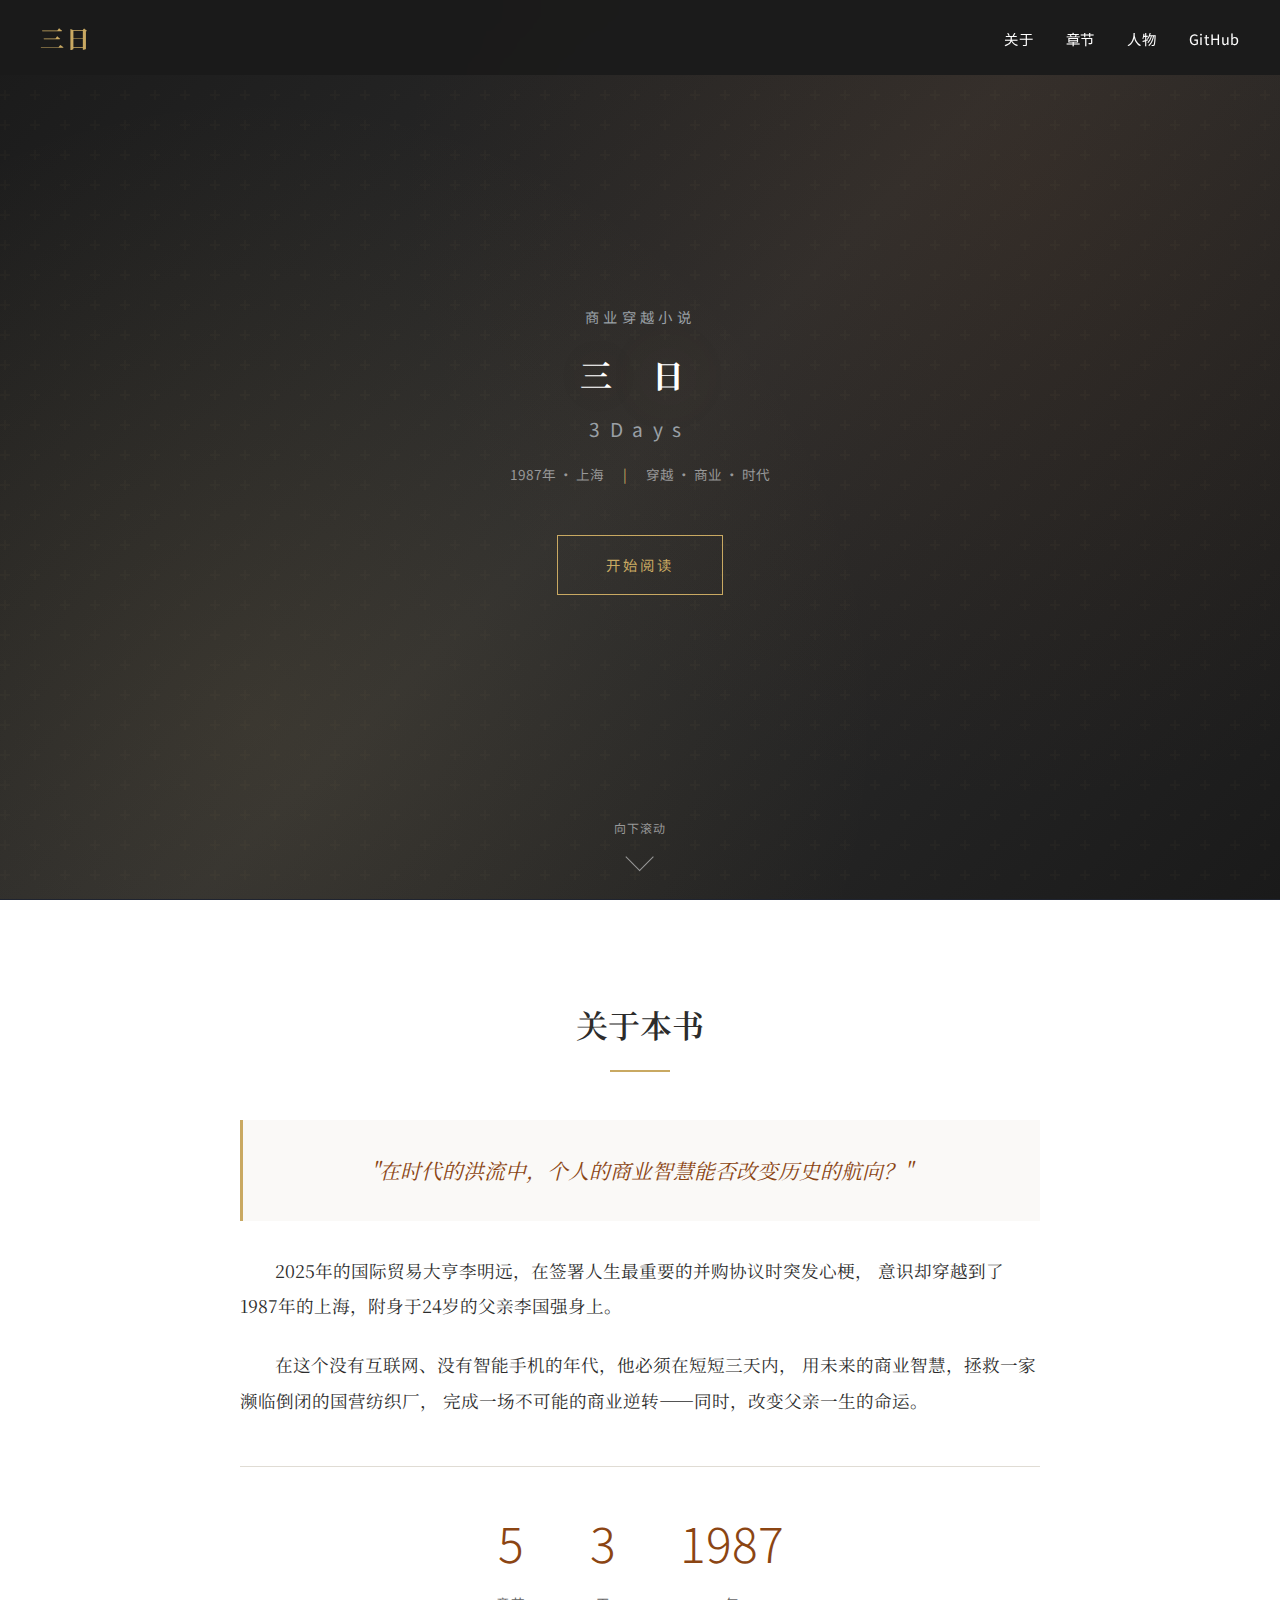
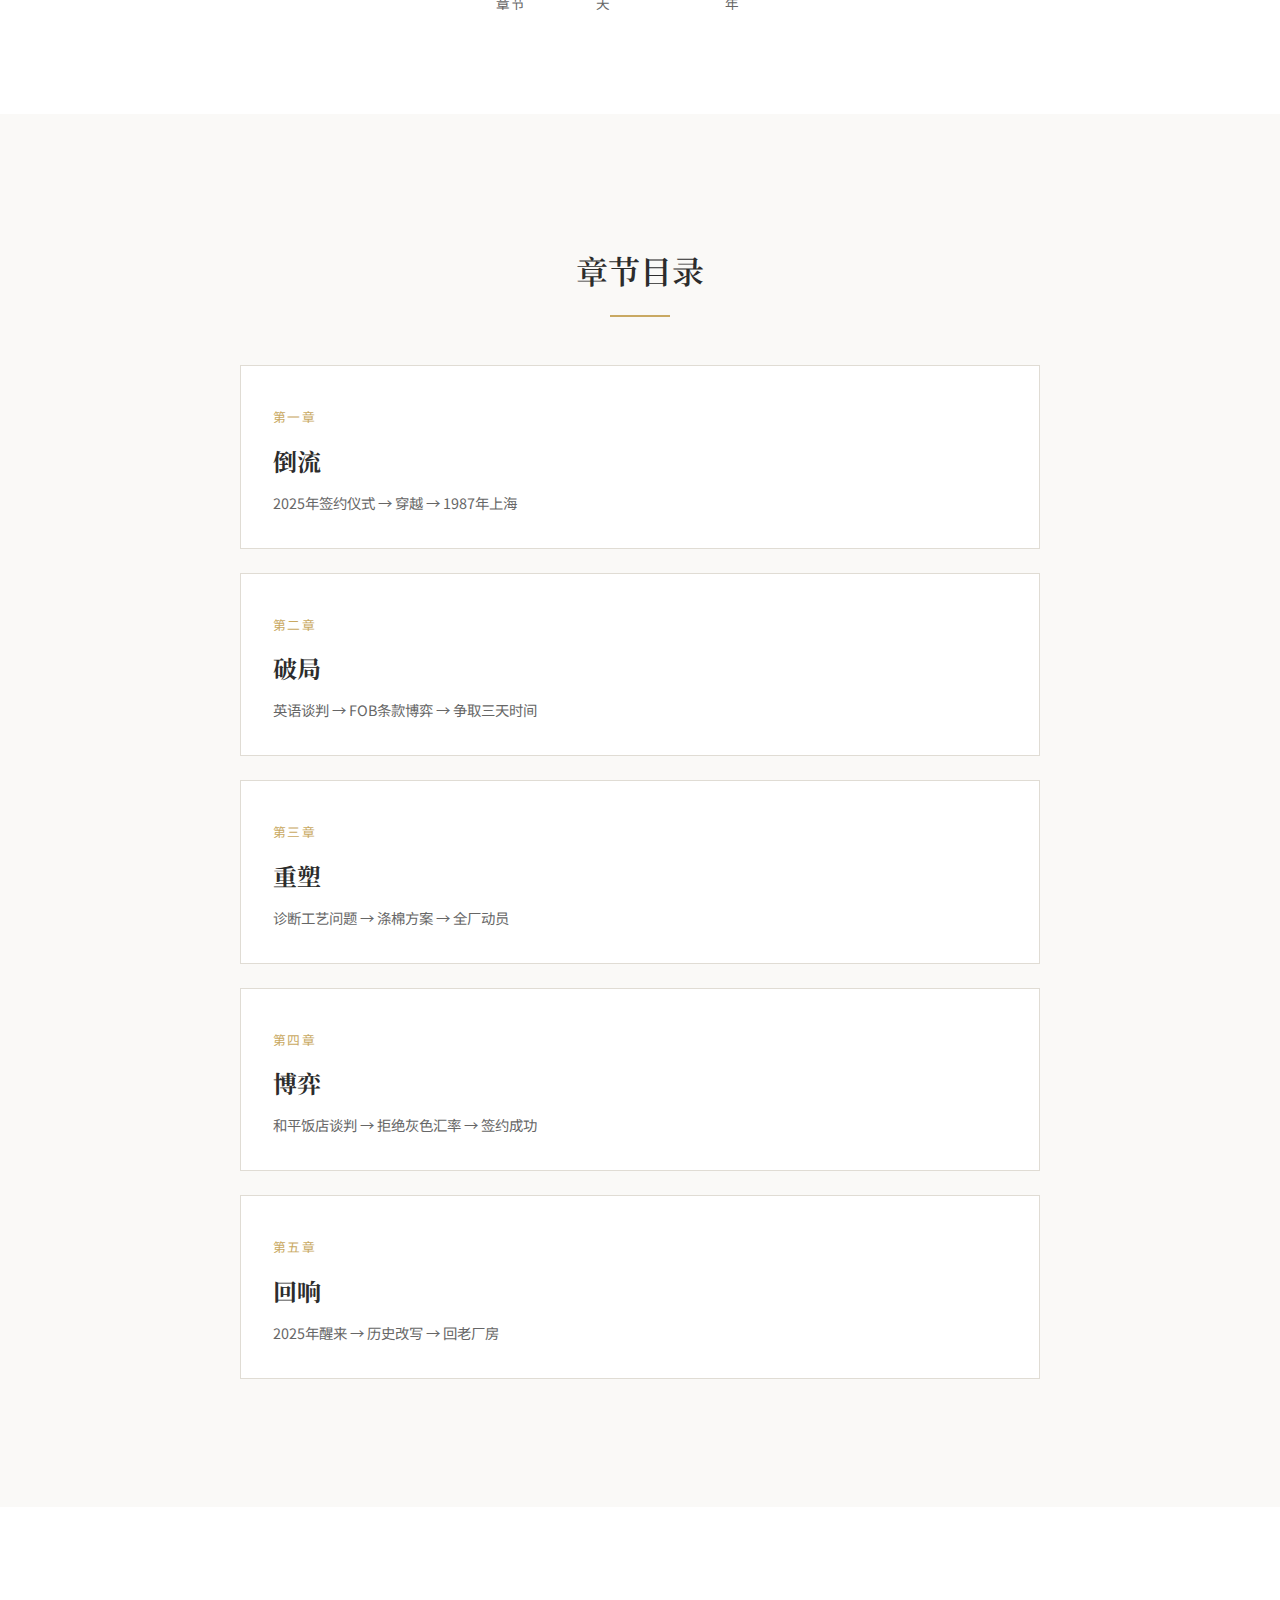
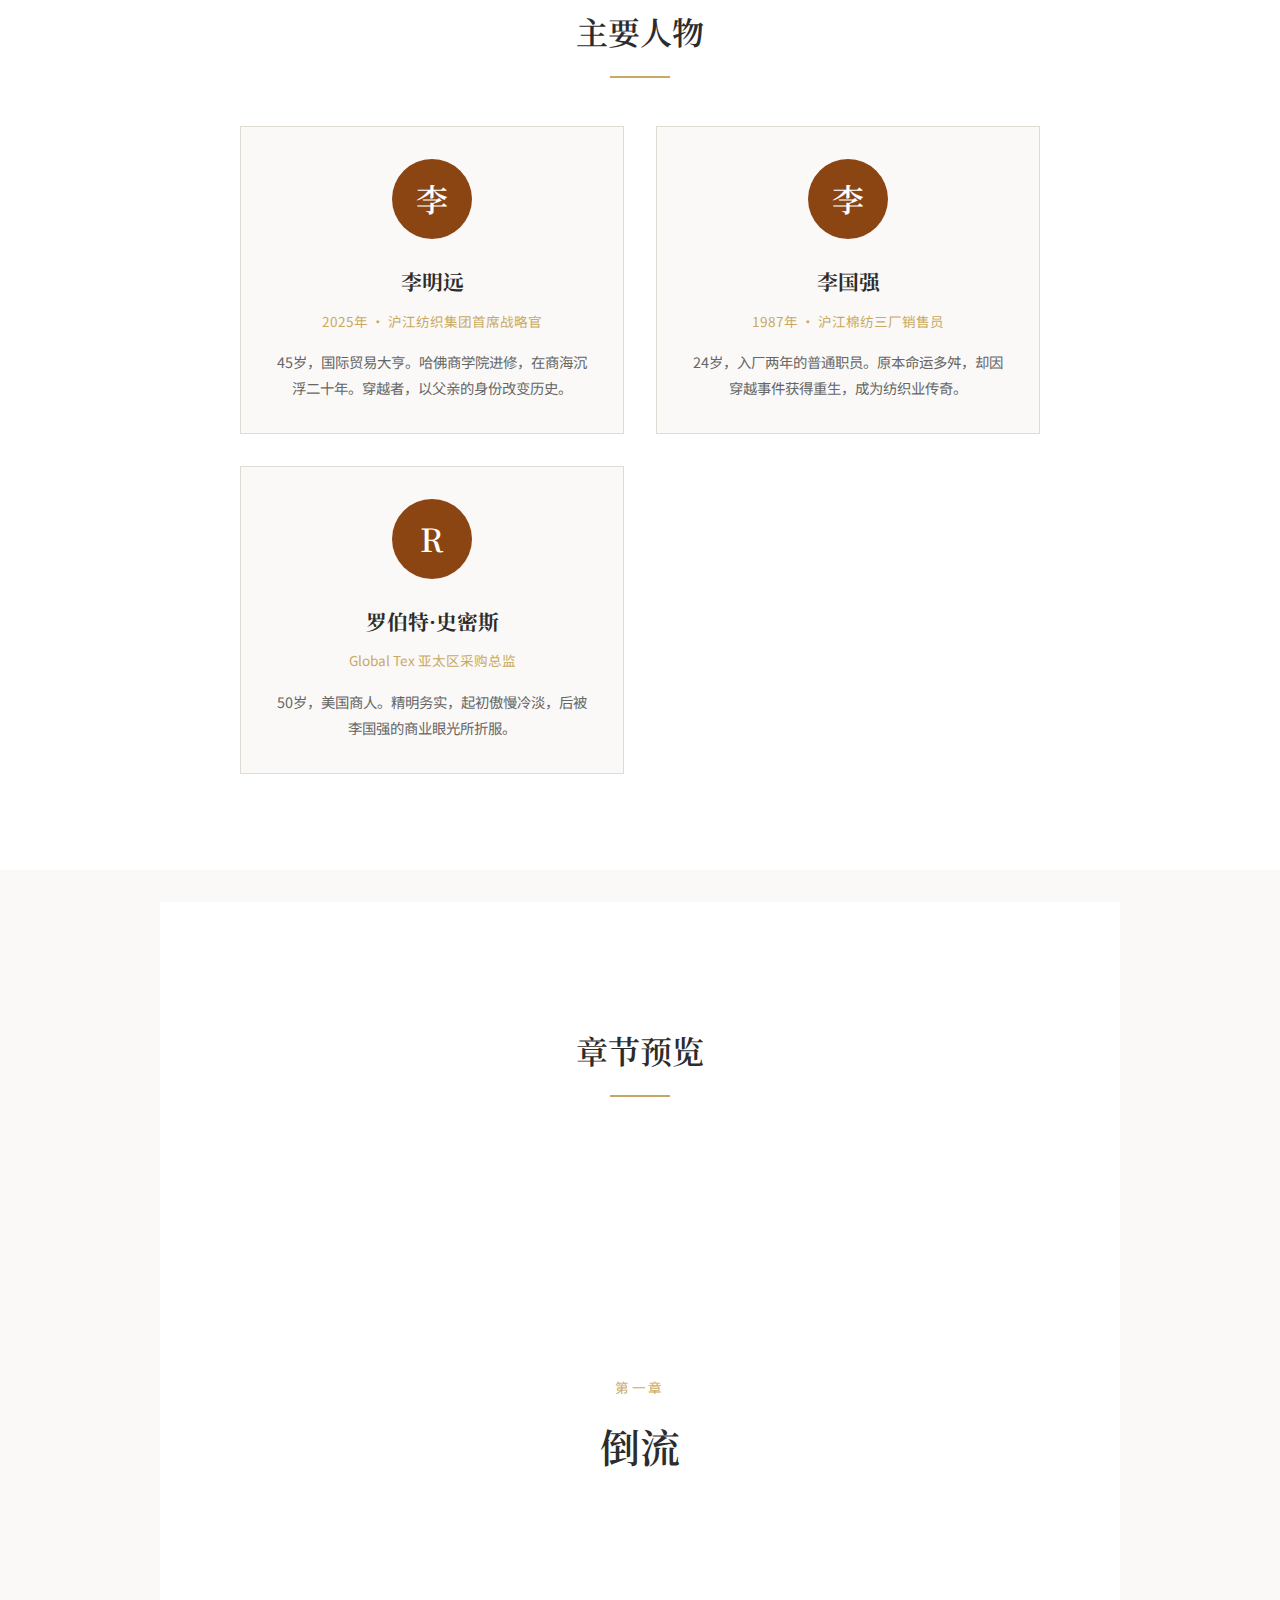
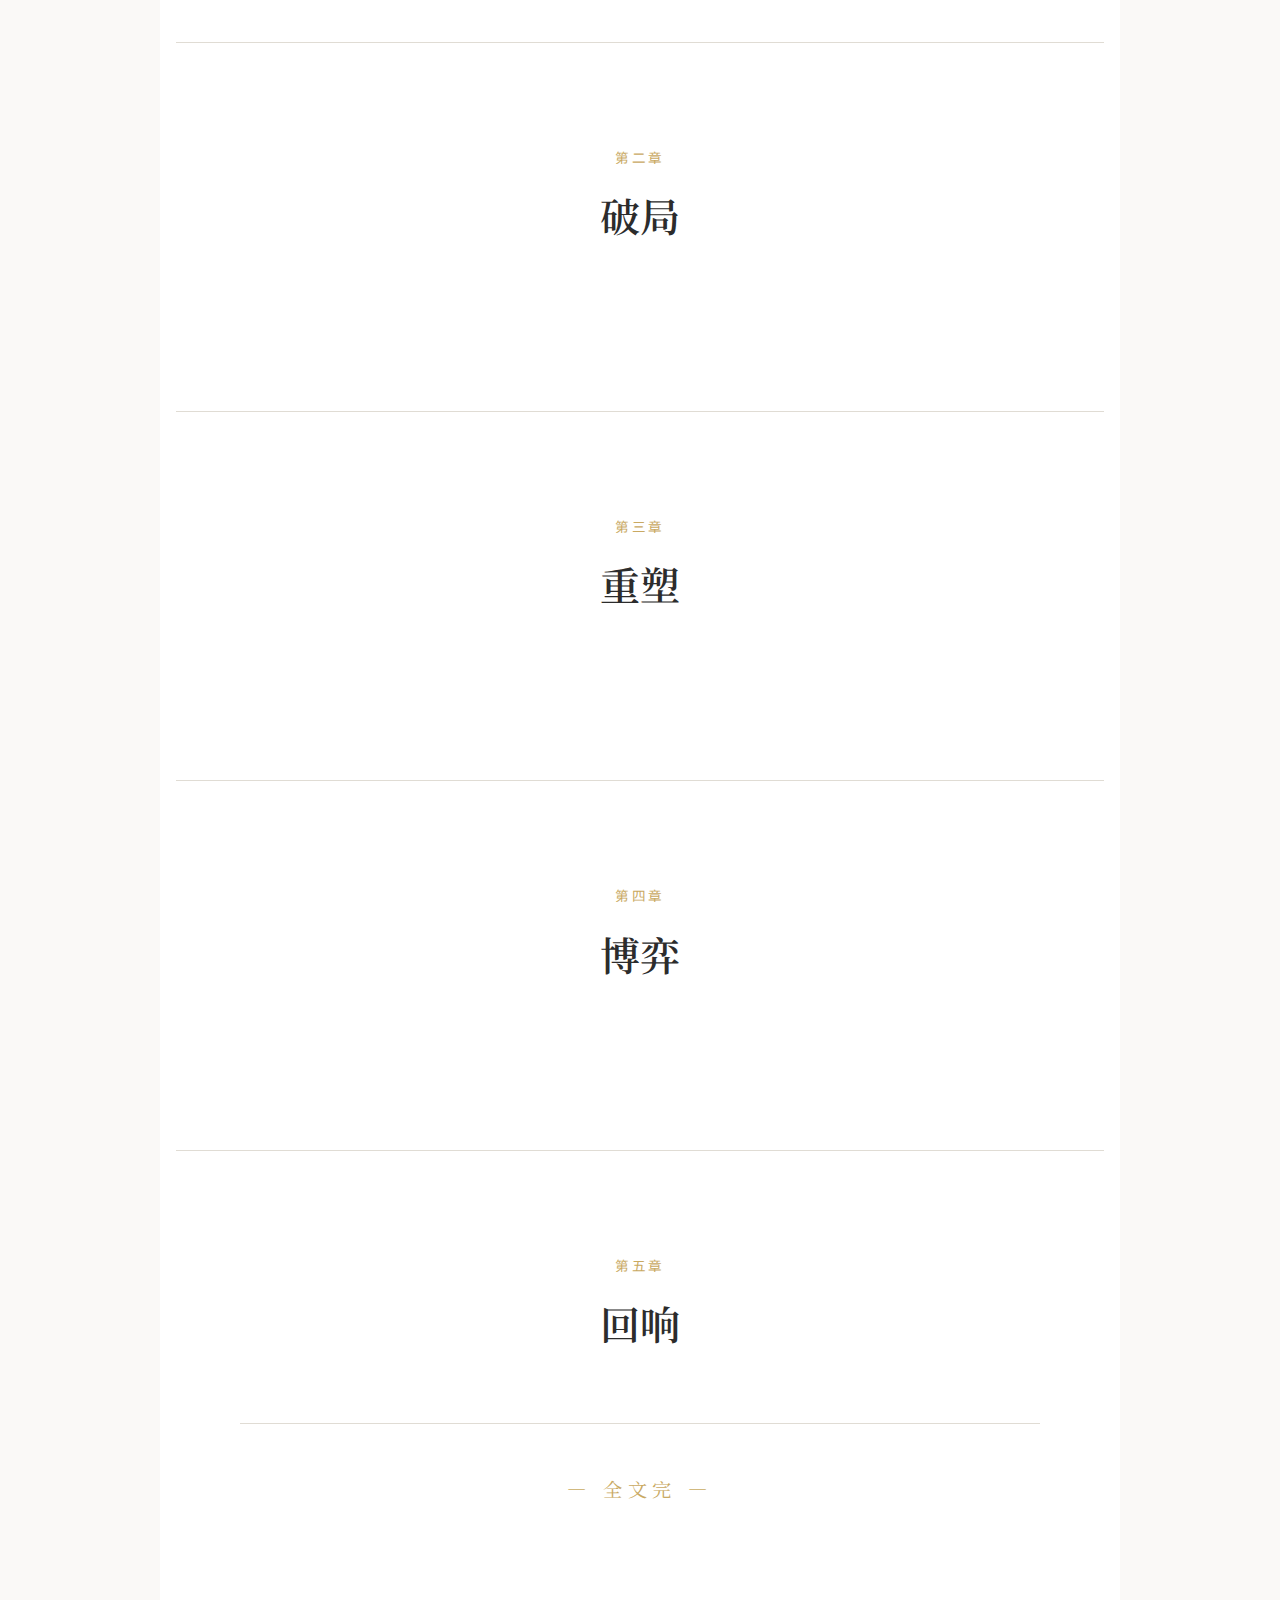
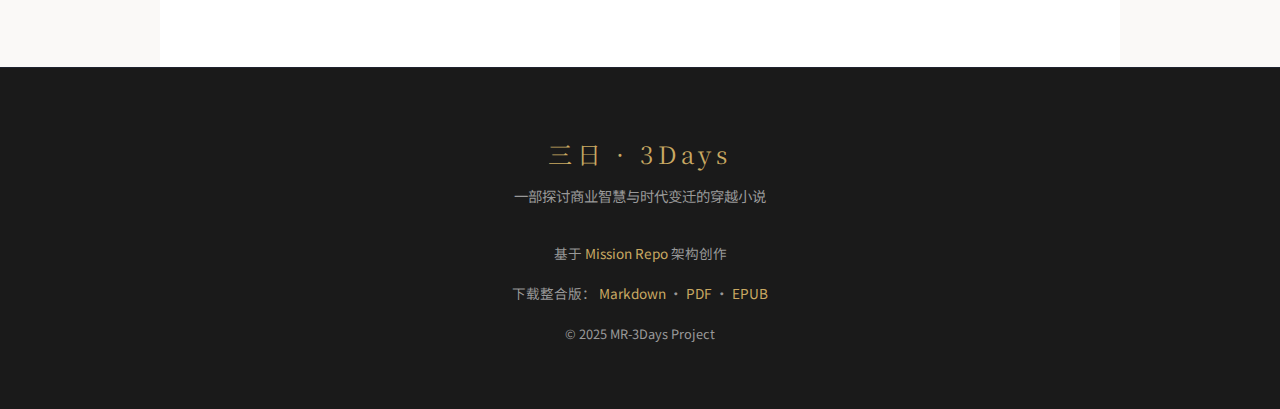
<file: docs/index.html>
<!DOCTYPE html>
<html lang="zh-CN">
<head>
    <meta charset="UTF-8">
    <meta name="viewport" content="width=device-width, initial-scale=1.0">
    <title>三日 | 3Days - 商业穿越小说</title>
    <link rel="preconnect" href="https://fonts.googleapis.com">
    <link rel="preconnect" href="https://fonts.gstatic.com" crossorigin>
    <link href="https://fonts.googleapis.com/css2?family=Noto+Serif+SC:wght@400;600;700&family=Noto+Sans+SC:wght@300;400;500&display=swap" rel="stylesheet">
    <link rel="stylesheet" href="style.css">
</head>
<body>
    <!-- 导航栏 -->
    <nav class="navbar">
        <div class="nav-container">
            <a href="#" class="nav-logo">三日</a>
            <ul class="nav-menu">
                <li><a href="#about">关于</a></li>
                <li><a href="#chapters">章节</a></li>
                <li><a href="#characters">人物</a></li>
                <li><a href="https://github.com/AS153929/MR-3Days" target="_blank">GitHub</a></li>
            </ul>
            <div class="nav-toggle" id="navToggle">
                <span></span>
                <span></span>
                <span></span>
            </div>
        </div>
    </nav>

    <!-- 封面区域 -->
    <header class="hero">
        <div class="hero-overlay"></div>
        <div class="hero-content">
            <p class="hero-subtitle">商业穿越小说</p>
            <h1 class="hero-title">三 日</h1>
            <p class="hero-tagline">3Days</p>
            <div class="hero-meta">
                <span>1987年 · 上海</span>
                <span class="divider">|</span>
                <span>穿越 · 商业 · 时代</span>
            </div>
            <a href="#chapter-1" class="hero-cta">开始阅读</a>
        </div>
        <div class="scroll-indicator">
            <span>向下滚动</span>
            <div class="scroll-arrow"></div>
        </div>
    </header>

    <!-- 关于区域 -->
    <section id="about" class="section about">
        <div class="container">
            <h2 class="section-title">关于本书</h2>
            <div class="about-content">
                <blockquote class="about-quote">
                    "在时代的洪流中，个人的商业智慧能否改变历史的航向？"
                </blockquote>
                <p class="about-text">
                    2025年的国际贸易大亨李明远，在签署人生最重要的并购协议时突发心梗，
                    意识却穿越到了1987年的上海，附身于24岁的父亲李国强身上。
                </p>
                <p class="about-text">
                    在这个没有互联网、没有智能手机的年代，他必须在短短三天内，
                    用未来的商业智慧，拯救一家濒临倒闭的国营纺织厂，
                    完成一场不可能的商业逆转——同时，改变父亲一生的命运。
                </p>
                <div class="about-stats">
                    <div class="stat">
                        <span class="stat-number">5</span>
                        <span class="stat-label">章节</span>
                    </div>
                    <div class="stat">
                        <span class="stat-number">3</span>
                        <span class="stat-label">天</span>
                    </div>
                    <div class="stat">
                        <span class="stat-number">1987</span>
                        <span class="stat-label">年</span>
                    </div>
                </div>
            </div>
        </div>
    </section>

    <!-- 章节目录 -->
    <section id="chapters" class="section chapters">
        <div class="container">
            <h2 class="section-title">章节目录</h2>
            <div class="chapter-list">
                <a href="#chapter-1" class="chapter-card">
                    <span class="chapter-number">第一章</span>
                    <h3 class="chapter-name">倒流</h3>
                    <p class="chapter-desc">2025年签约仪式 → 穿越 → 1987年上海</p>
                </a>
                <a href="#chapter-2" class="chapter-card">
                    <span class="chapter-number">第二章</span>
                    <h3 class="chapter-name">破局</h3>
                    <p class="chapter-desc">英语谈判 → FOB条款博弈 → 争取三天时间</p>
                </a>
                <a href="#chapter-3" class="chapter-card">
                    <span class="chapter-number">第三章</span>
                    <h3 class="chapter-name">重塑</h3>
                    <p class="chapter-desc">诊断工艺问题 → 涤棉方案 → 全厂动员</p>
                </a>
                <a href="#chapter-4" class="chapter-card">
                    <span class="chapter-number">第四章</span>
                    <h3 class="chapter-name">博弈</h3>
                    <p class="chapter-desc">和平饭店谈判 → 拒绝灰色汇率 → 签约成功</p>
                </a>
                <a href="#chapter-5" class="chapter-card">
                    <span class="chapter-number">第五章</span>
                    <h3 class="chapter-name">回响</h3>
                    <p class="chapter-desc">2025年醒来 → 历史改写 → 回老厂房</p>
                </a>
            </div>
        </div>
    </section>

    <!-- 人物介绍 -->
    <section id="characters" class="section characters">
        <div class="container">
            <h2 class="section-title">主要人物</h2>
            <div class="character-grid">
                <div class="character-card">
                    <div class="character-avatar">李</div>
                    <h3 class="character-name">李明远</h3>
                    <p class="character-role">2025年 · 沪江纺织集团首席战略官</p>
                    <p class="character-desc">45岁，国际贸易大亨。哈佛商学院进修，在商海沉浮二十年。穿越者，以父亲的身份改变历史。</p>
                </div>
                <div class="character-card">
                    <div class="character-avatar">李</div>
                    <h3 class="character-name">李国强</h3>
                    <p class="character-role">1987年 · 沪江棉纺三厂销售员</p>
                    <p class="character-desc">24岁，入厂两年的普通职员。原本命运多舛，却因穿越事件获得重生，成为纺织业传奇。</p>
                </div>
                <div class="character-card">
                    <div class="character-avatar">R</div>
                    <h3 class="character-name">罗伯特·史密斯</h3>
                    <p class="character-role">Global Tex 亚太区采购总监</p>
                    <p class="character-desc">50岁，美国商人。精明务实，起初傲慢冷淡，后被李国强的商业眼光所折服。</p>
                </div>
            </div>
        </div>
    </section>

    <!-- 正文内容 -->
    <main class="content">
        <!-- 整合版章节预览（自动从仓库拉取 Markdown） -->
        <section class="section" id="preview">
            <div class="container">
                <h2 class="section-title">章节预览</h2>
                <div id="md-preview" class="chapter-content"></div>
            </div>
        </section>
        <article id="chapter-1" class="chapter">
            <div class="container">
                <header class="chapter-header">
                    <span class="chapter-label">第一章</span>
                    <h2 class="chapter-title">倒流</h2>
                </header>
                <div class="chapter-content" id="content-1">
                    <!-- 内容由 JavaScript 加载 -->
                </div>
            </div>
        </article>

        <article id="chapter-2" class="chapter">
            <div class="container">
                <header class="chapter-header">
                    <span class="chapter-label">第二章</span>
                    <h2 class="chapter-title">破局</h2>
                </header>
                <div class="chapter-content" id="content-2">
                </div>
            </div>
        </article>

        <article id="chapter-3" class="chapter">
            <div class="container">
                <header class="chapter-header">
                    <span class="chapter-label">第三章</span>
                    <h2 class="chapter-title">重塑</h2>
                </header>
                <div class="chapter-content" id="content-3">
                </div>
            </div>
        </article>

        <article id="chapter-4" class="chapter">
            <div class="container">
                <header class="chapter-header">
                    <span class="chapter-label">第四章</span>
                    <h2 class="chapter-title">博弈</h2>
                </header>
                <div class="chapter-content" id="content-4">
                </div>
            </div>
        </article>

        <article id="chapter-5" class="chapter">
            <div class="container">
                <header class="chapter-header">
                    <span class="chapter-label">第五章</span>
                    <h2 class="chapter-title">回响</h2>
                </header>
                <div class="chapter-content" id="content-5">
                </div>
                <div class="the-end">
                    <p>— 全文完 —</p>
                </div>
            </div>
        </article>
    </main>

    <!-- 页脚 -->
    <footer class="footer">
        <div class="container">
            <p class="footer-title">三日 · 3Days</p>
            <p class="footer-meta">一部探讨商业智慧与时代变迁的穿越小说</p>
            <p class="footer-info">
                基于 <a href="https://github.com/AS153929/MR-3Days" target="_blank">Mission Repo</a> 架构创作
            </p>
            <p class="footer-info">
                下载整合版：
                <a href="https://raw.githubusercontent.com/AS153929/MR-3Days/main/output/Doc/3Days.md" target="_blank">Markdown</a>
                · <a href="https://raw.githubusercontent.com/AS153929/MR-3Days/main/output/Doc/3Days.pdf" target="_blank">PDF</a>
                · <a href="https://raw.githubusercontent.com/AS153929/MR-3Days/main/output/Doc/3Days.epub" target="_blank">EPUB</a>
            </p>
            <p class="footer-copyright">© 2025 MR-3Days Project</p>
        </div>
    </footer>

    <!-- 回到顶部 -->
    <button class="back-to-top" id="backToTop" title="回到顶部">↑</button>

    <script src="script.js"></script>
        <script>
            // 使用 GitHub Raw 拉取整合版 Markdown，并渲染前若干段落作为预览
            (async function(){
                const url = 'https://raw.githubusercontent.com/AS153929/MR-3Days/main/output/Doc/3Days.md';
                try {
                    const res = await fetch(url);
                    const text = await res.text();
                    // 取前 1200 字符作为预览，保留段落结构
                    const preview = text.replace(/\r/g, '').split('\n').slice(0, 80).join('\n');
                    const html = preview
                        .replace(/^###?\s+(.*)$/gm, '<h3>$1</h3>')
                        .replace(/^#\s+(.*)$/gm, '<h2>$1</h2>')
                        .replace(/\n\n/g, '</p><p>')
                        .replace(/^/,'<p>') + '</p>';
                    const el = document.getElementById('md-preview');
                    if(el){ el.innerHTML = html; }
                } catch(e){
                    console.error('预览加载失败', e);
                }
            })();
        </script>
</body>
</html>
</file>
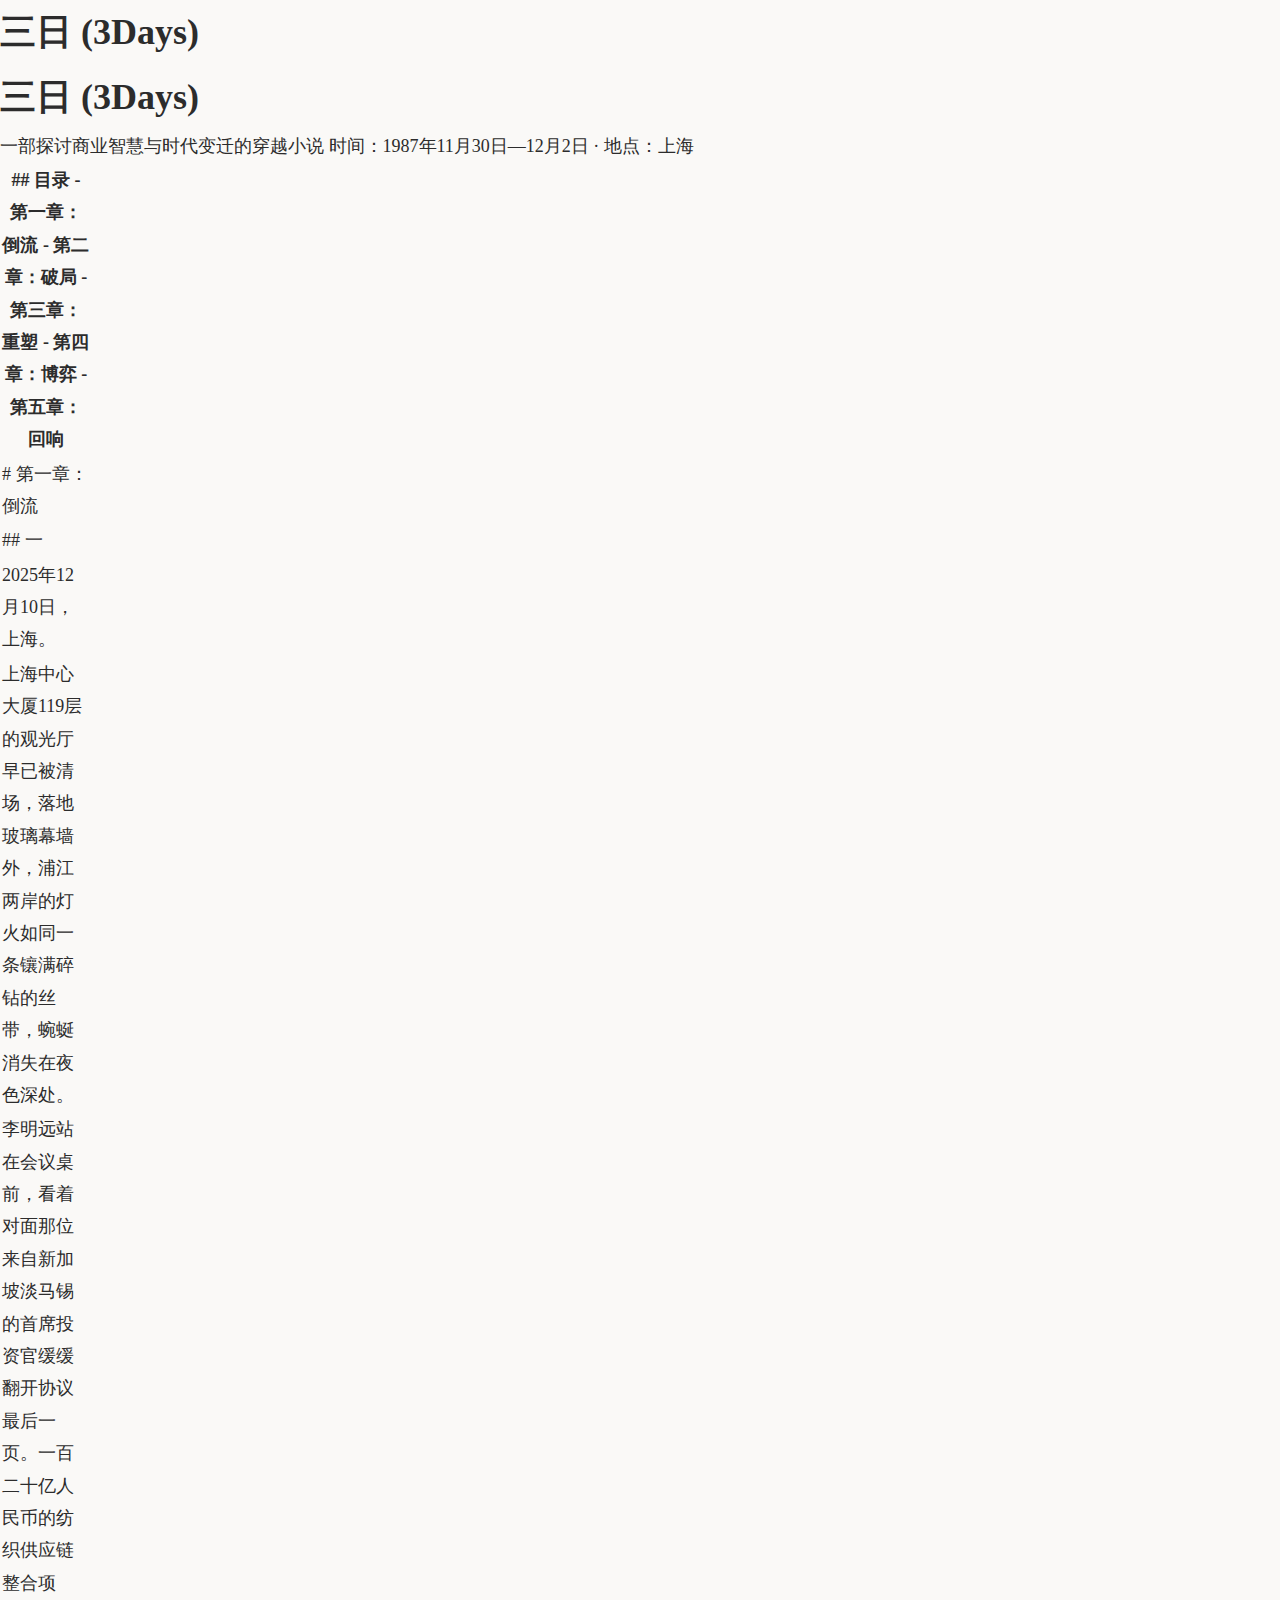
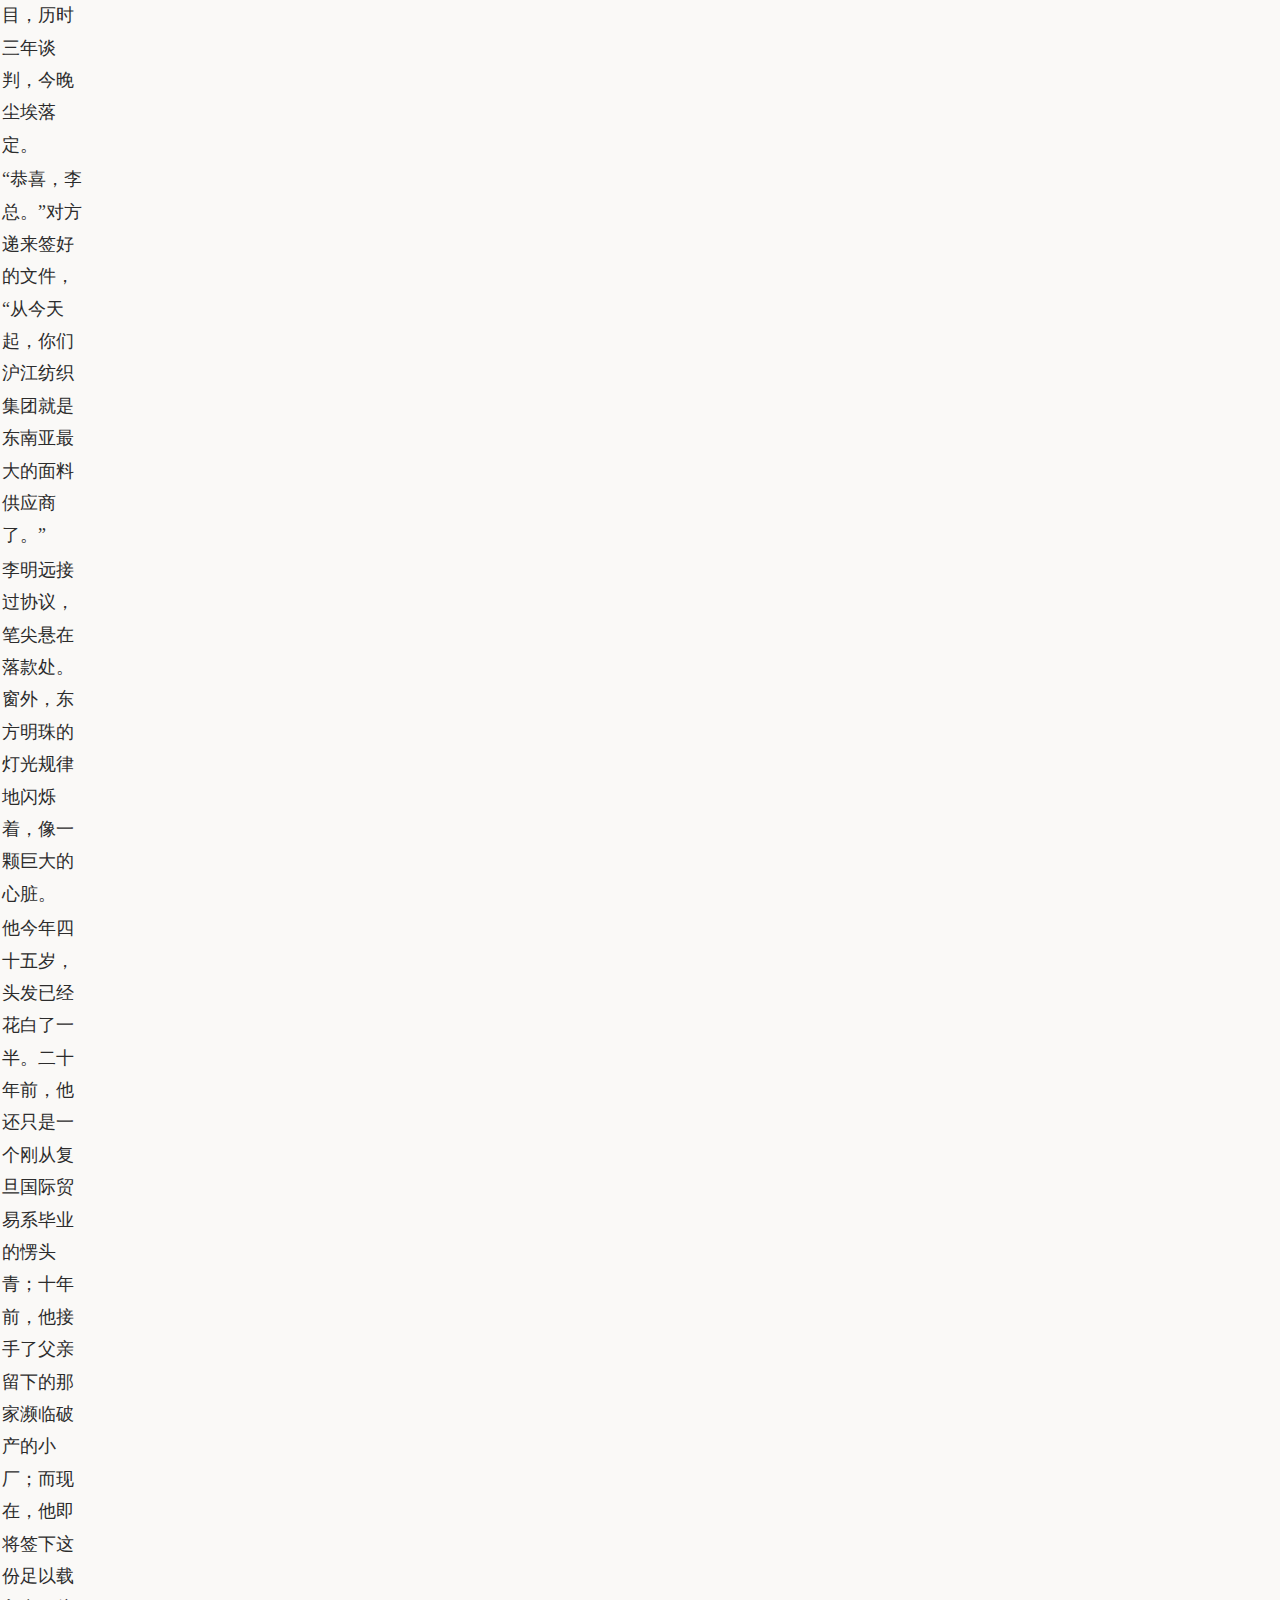
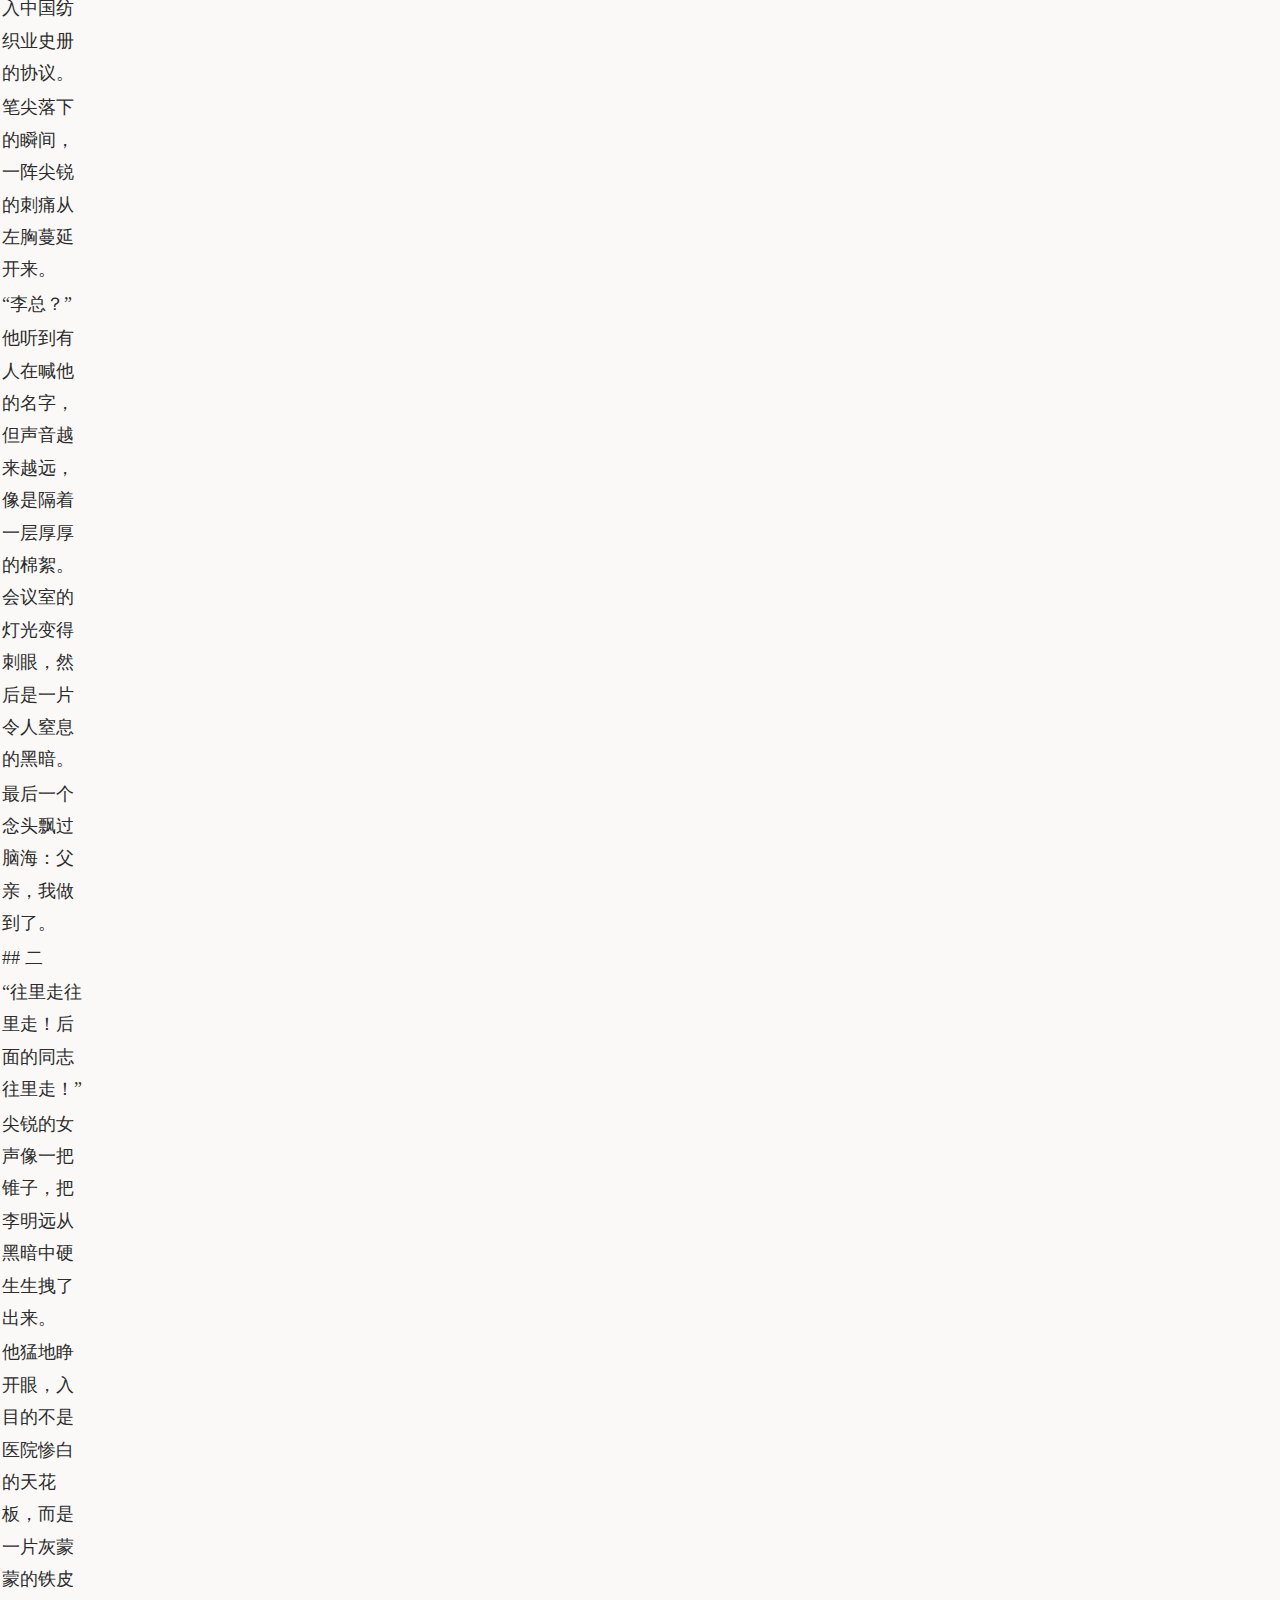
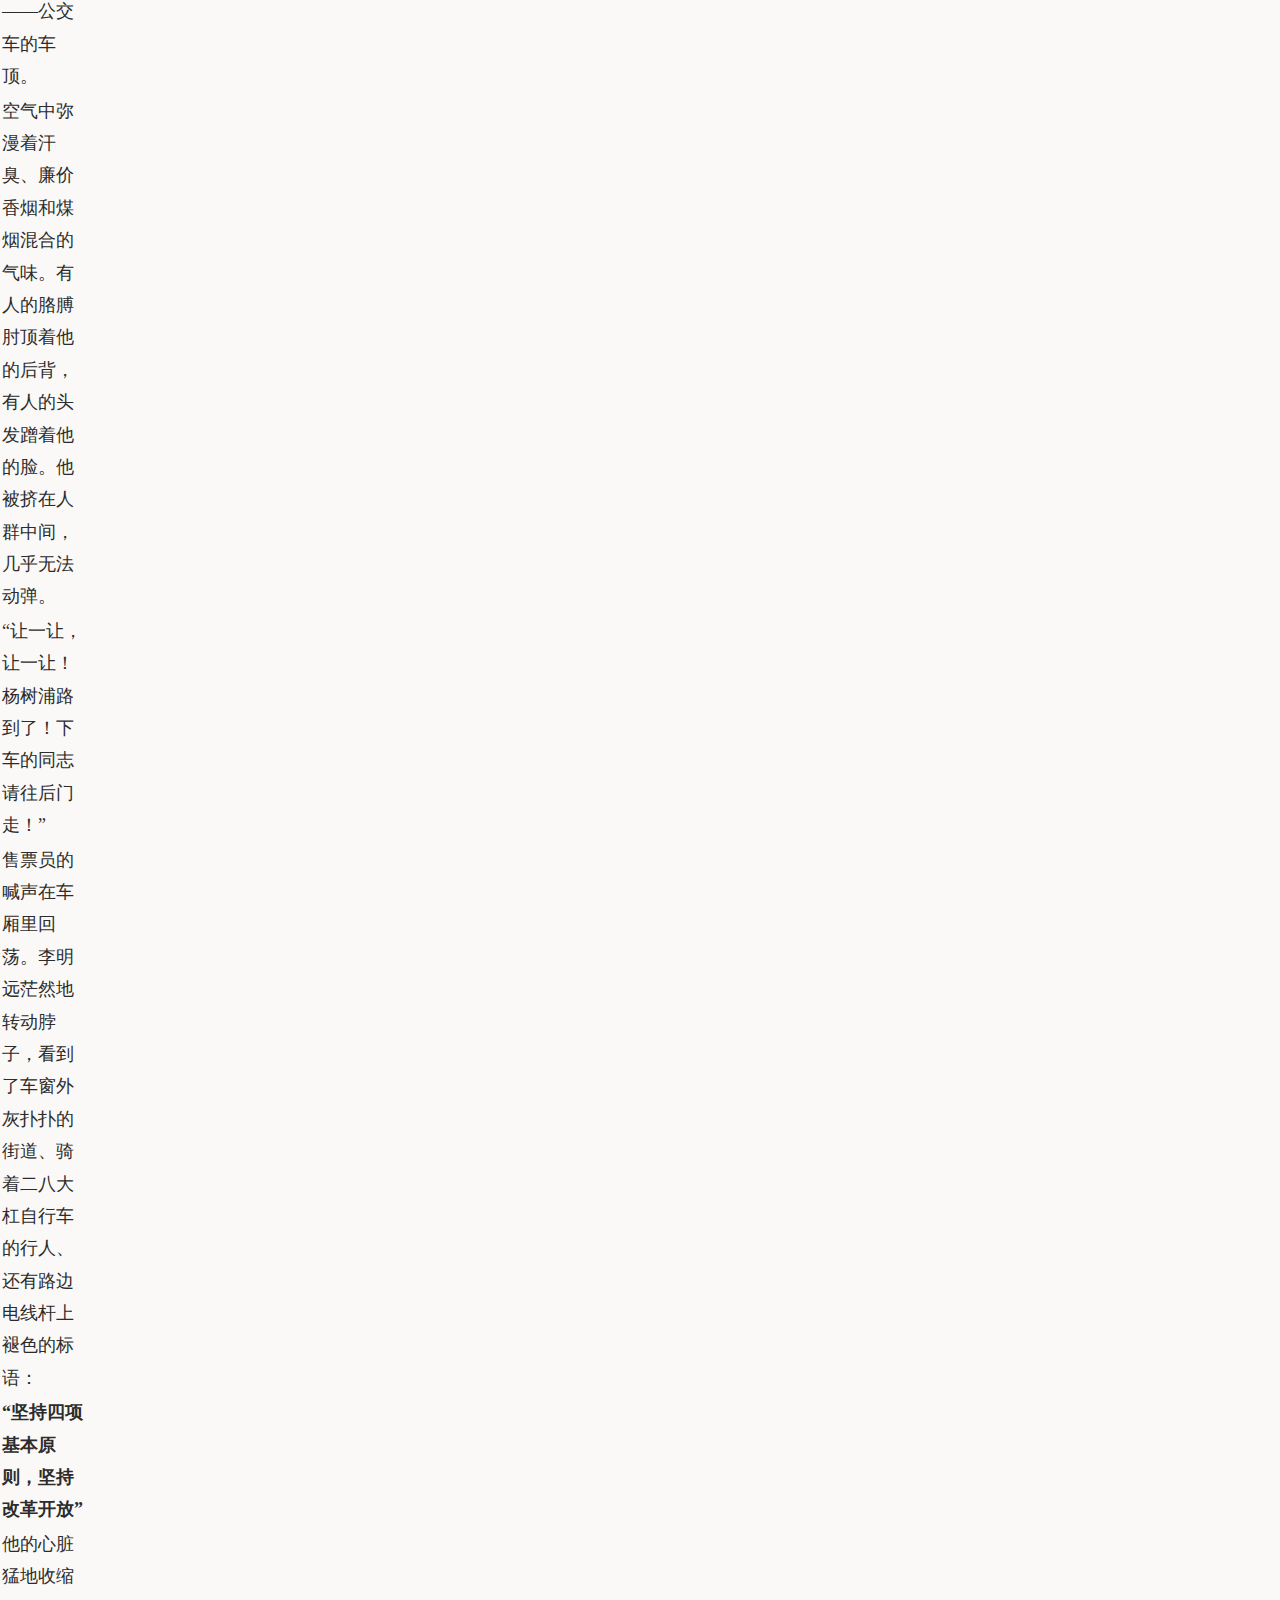
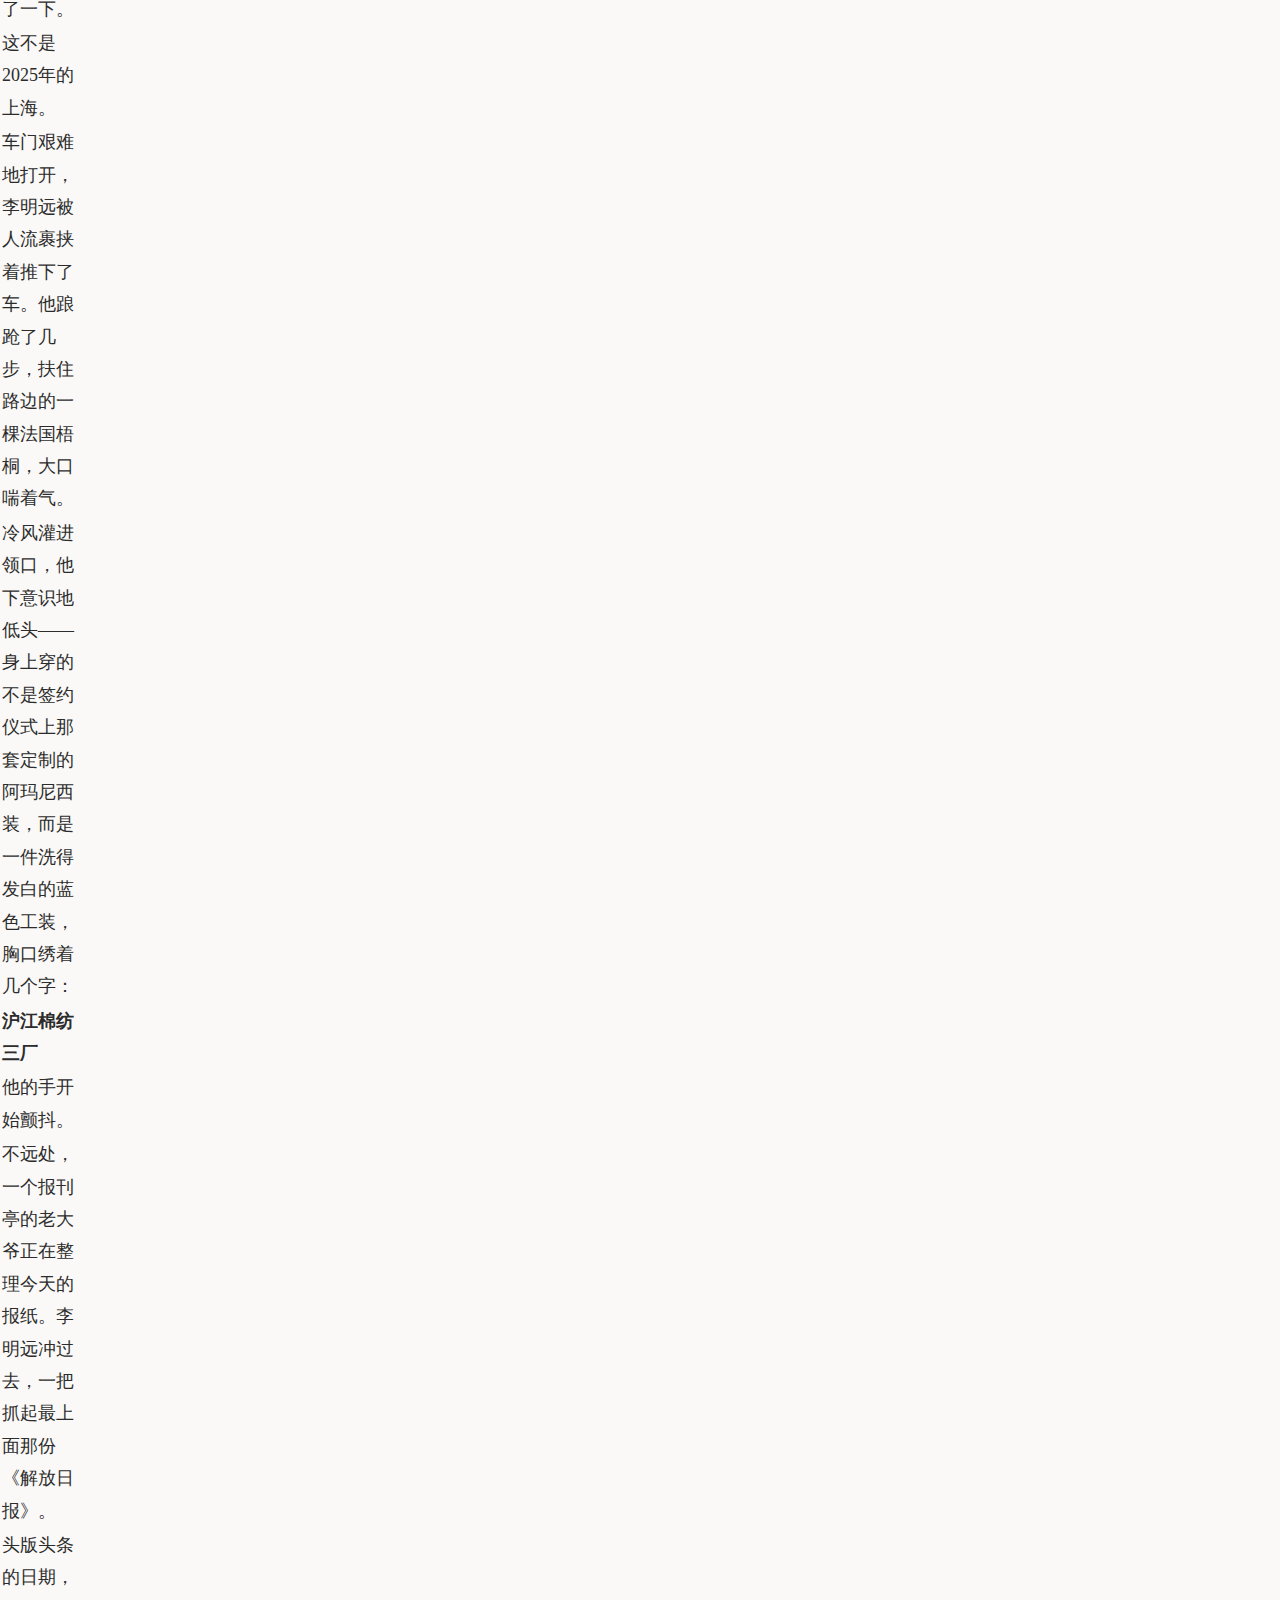
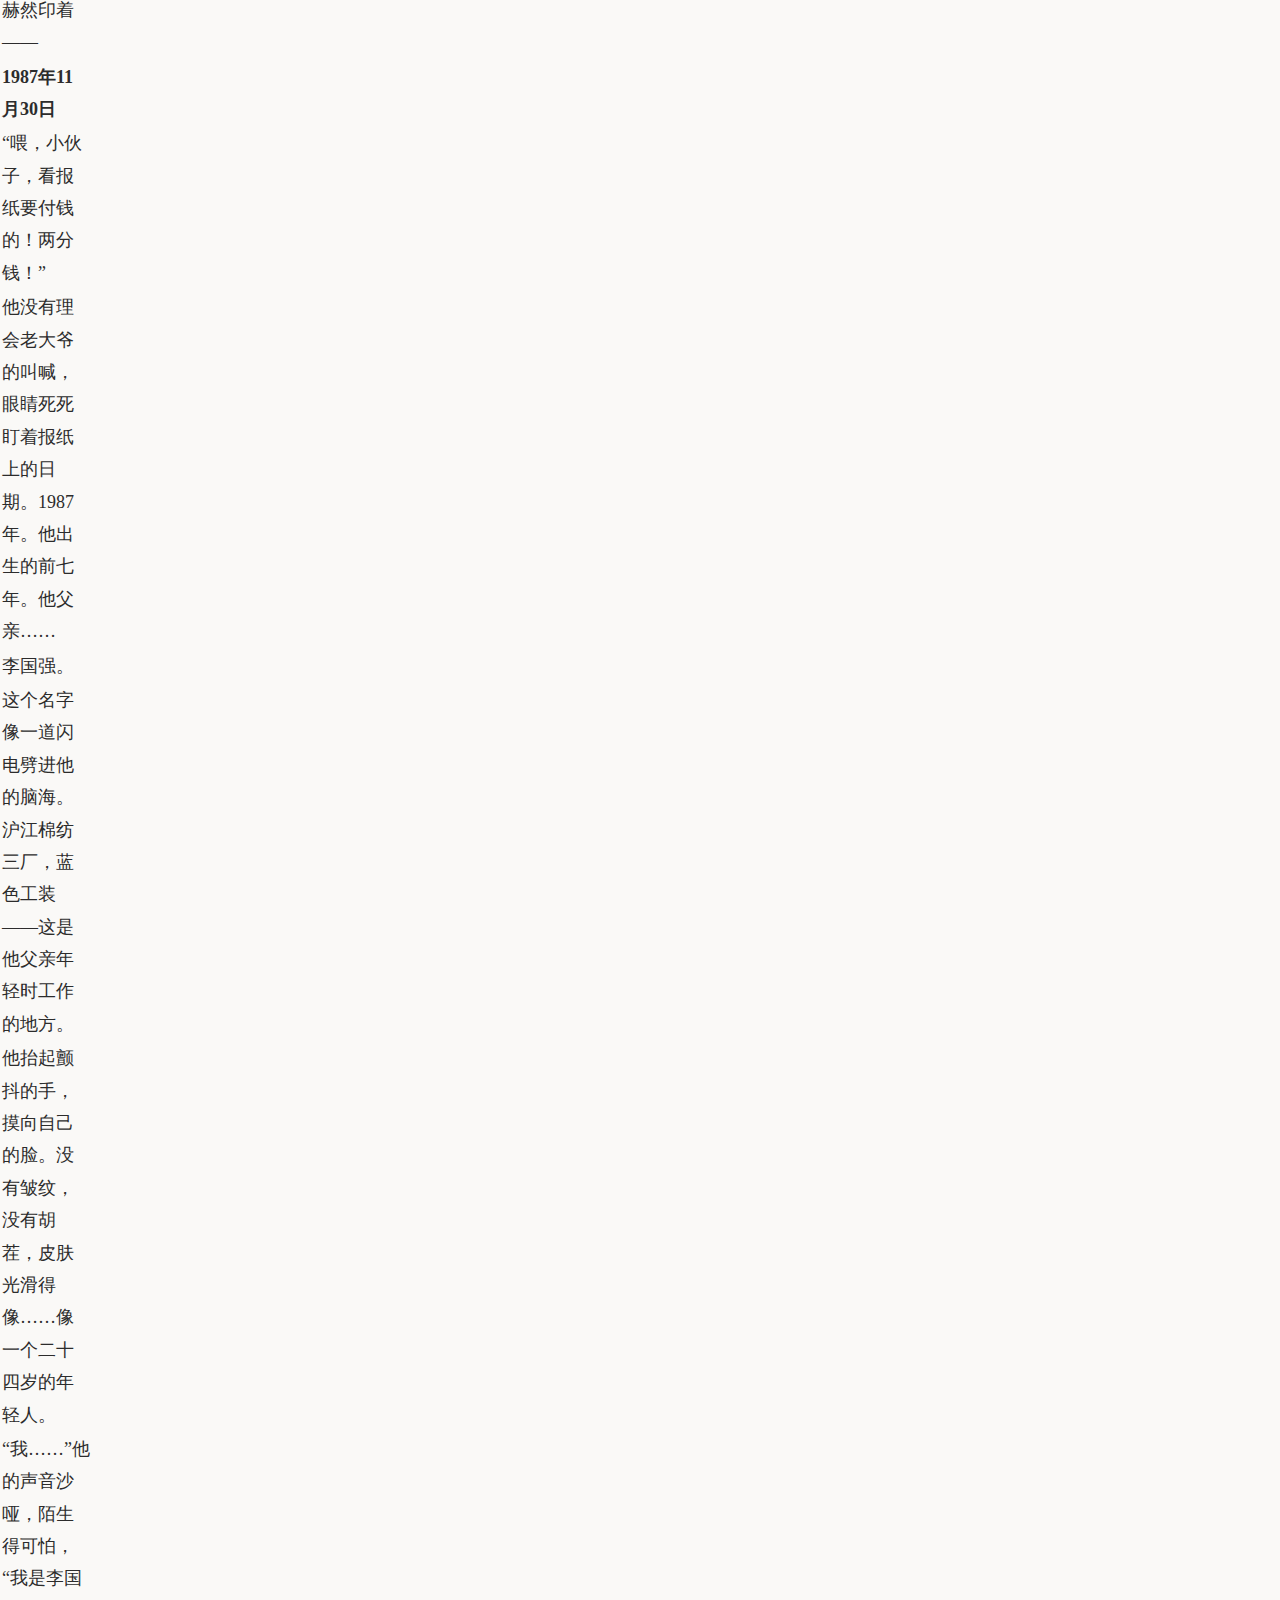
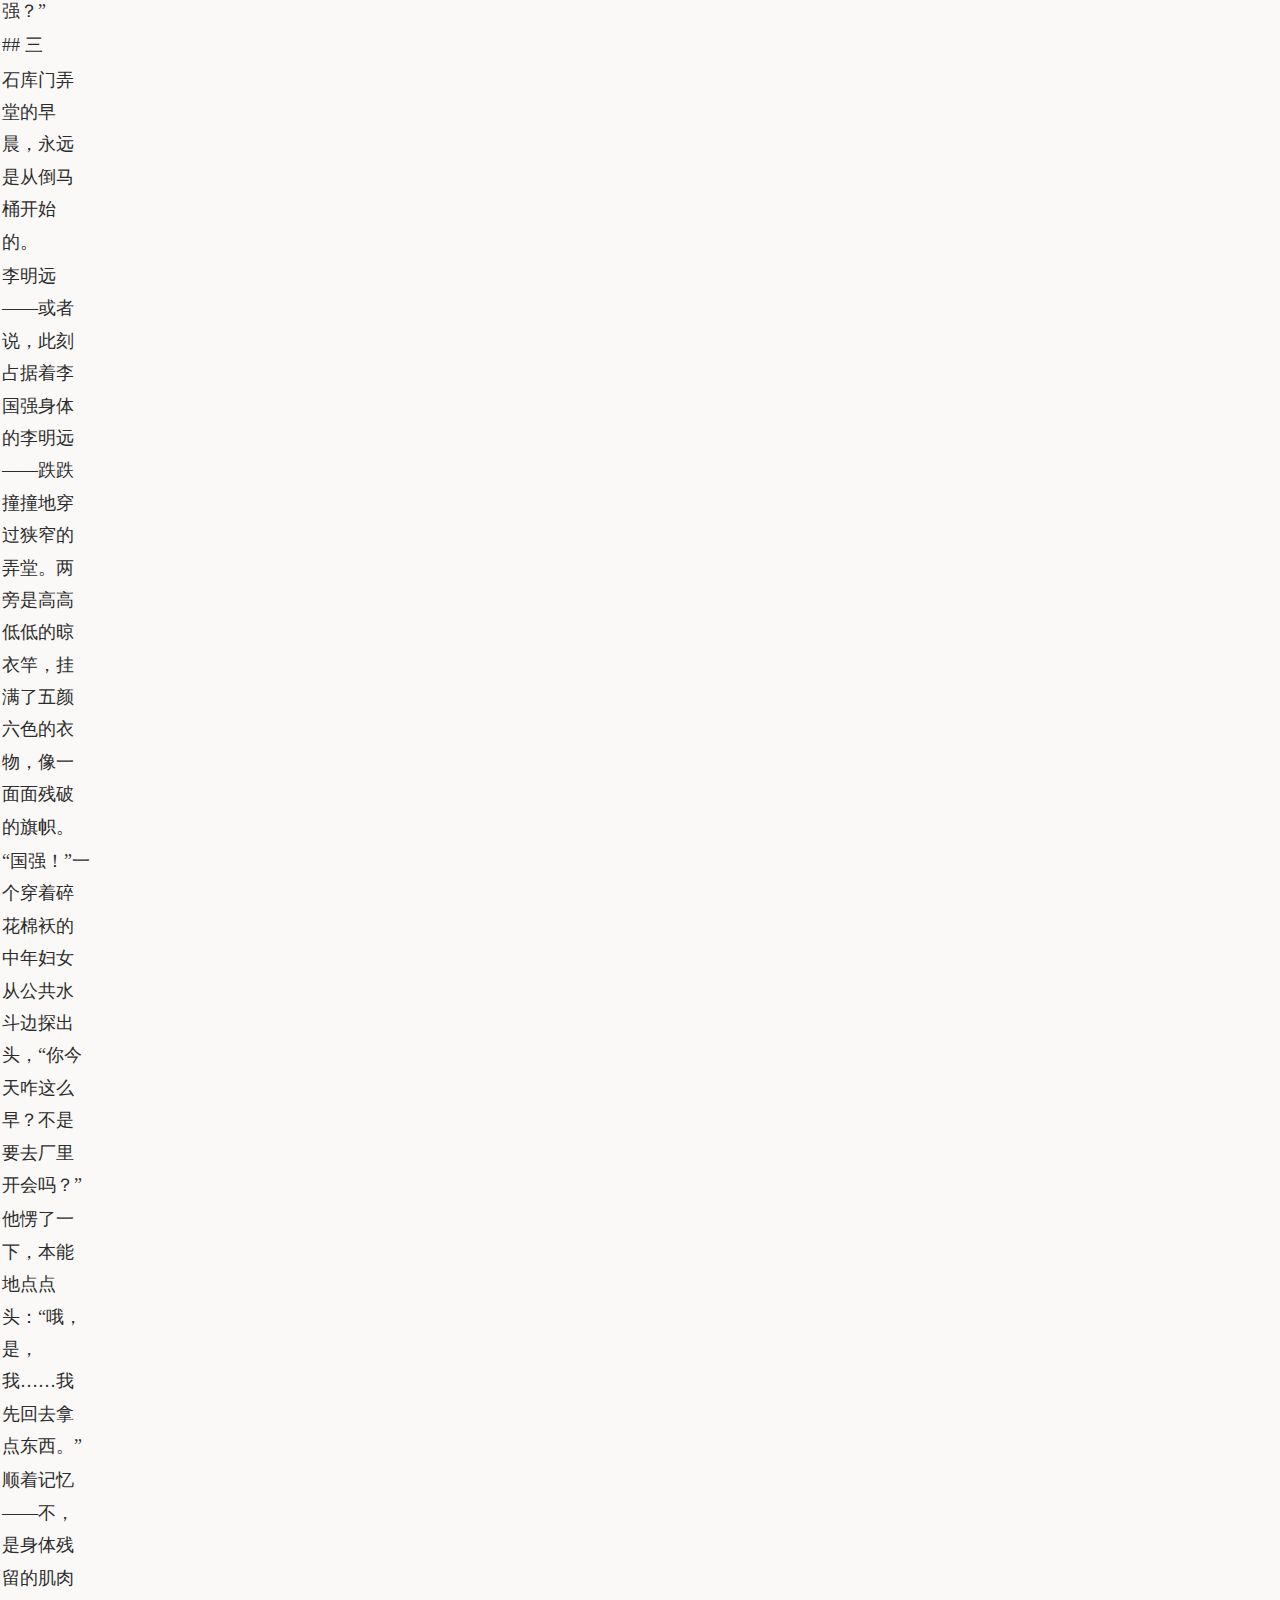
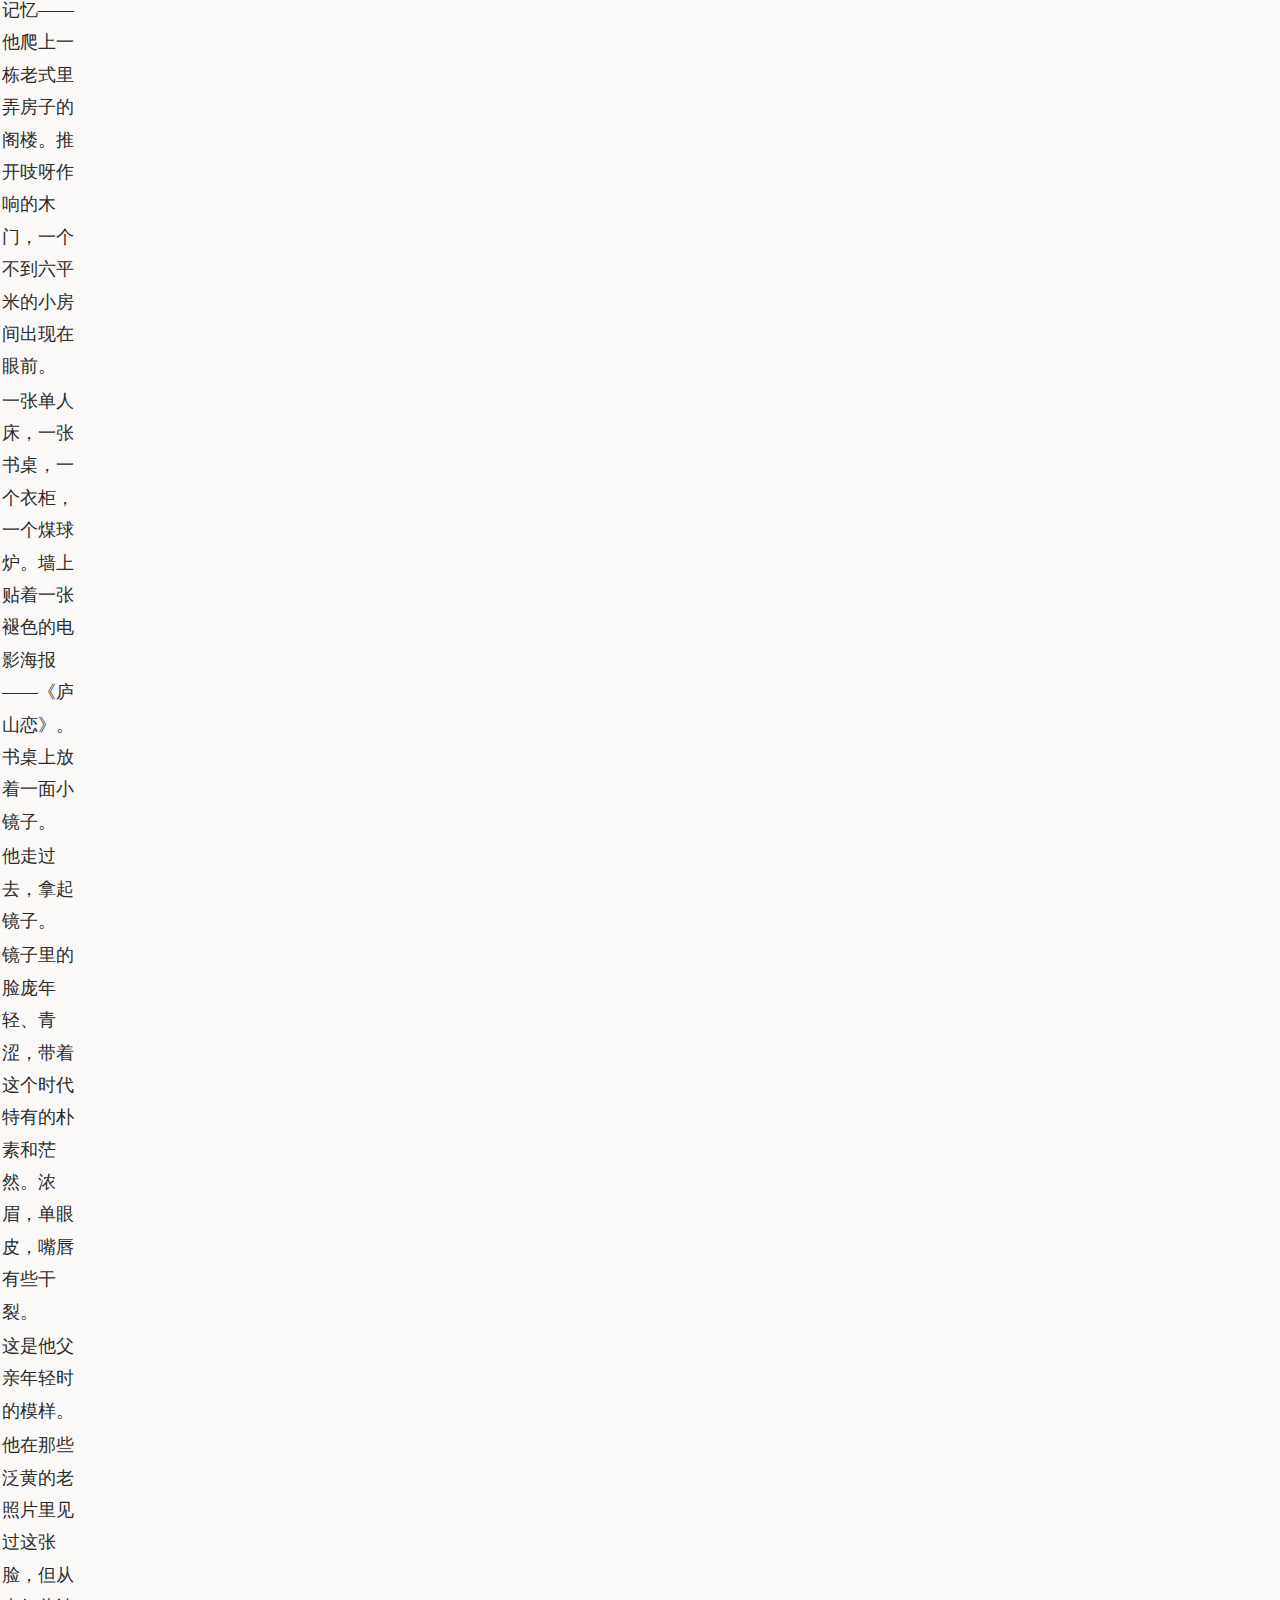
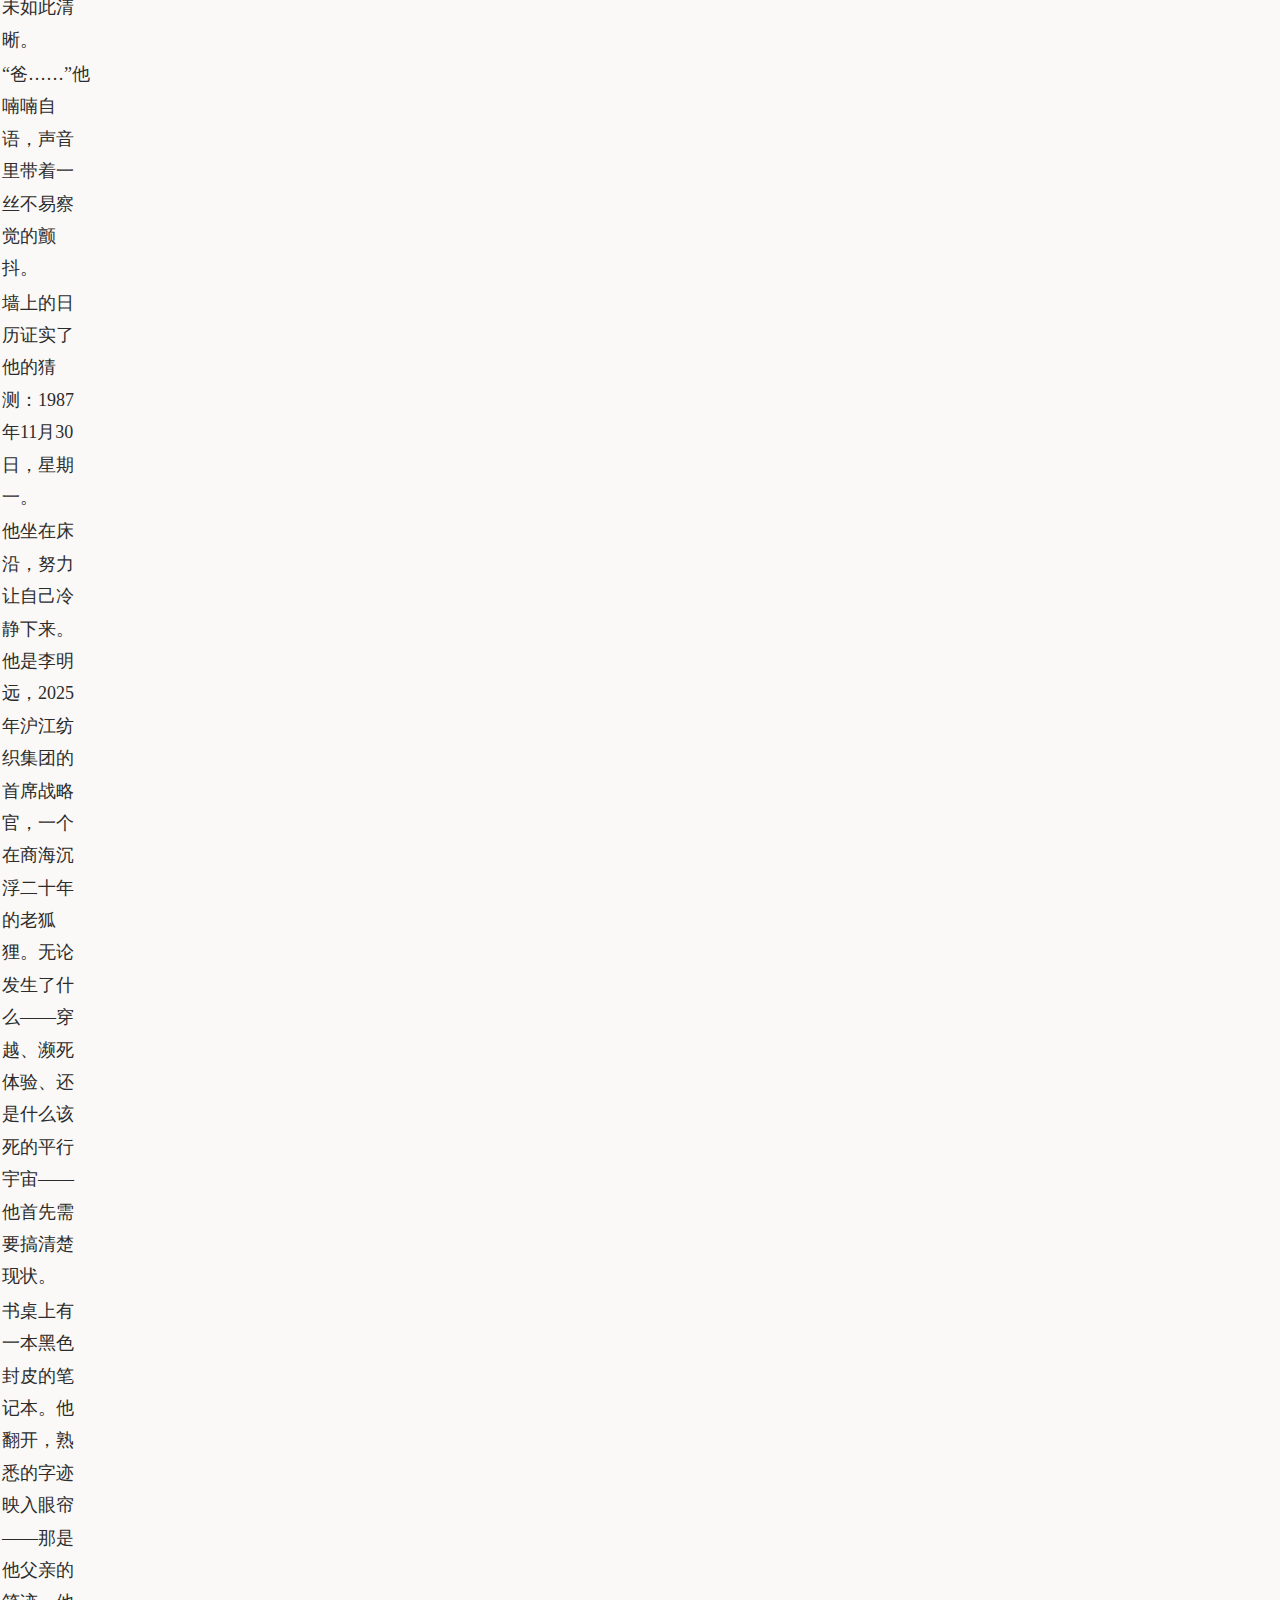
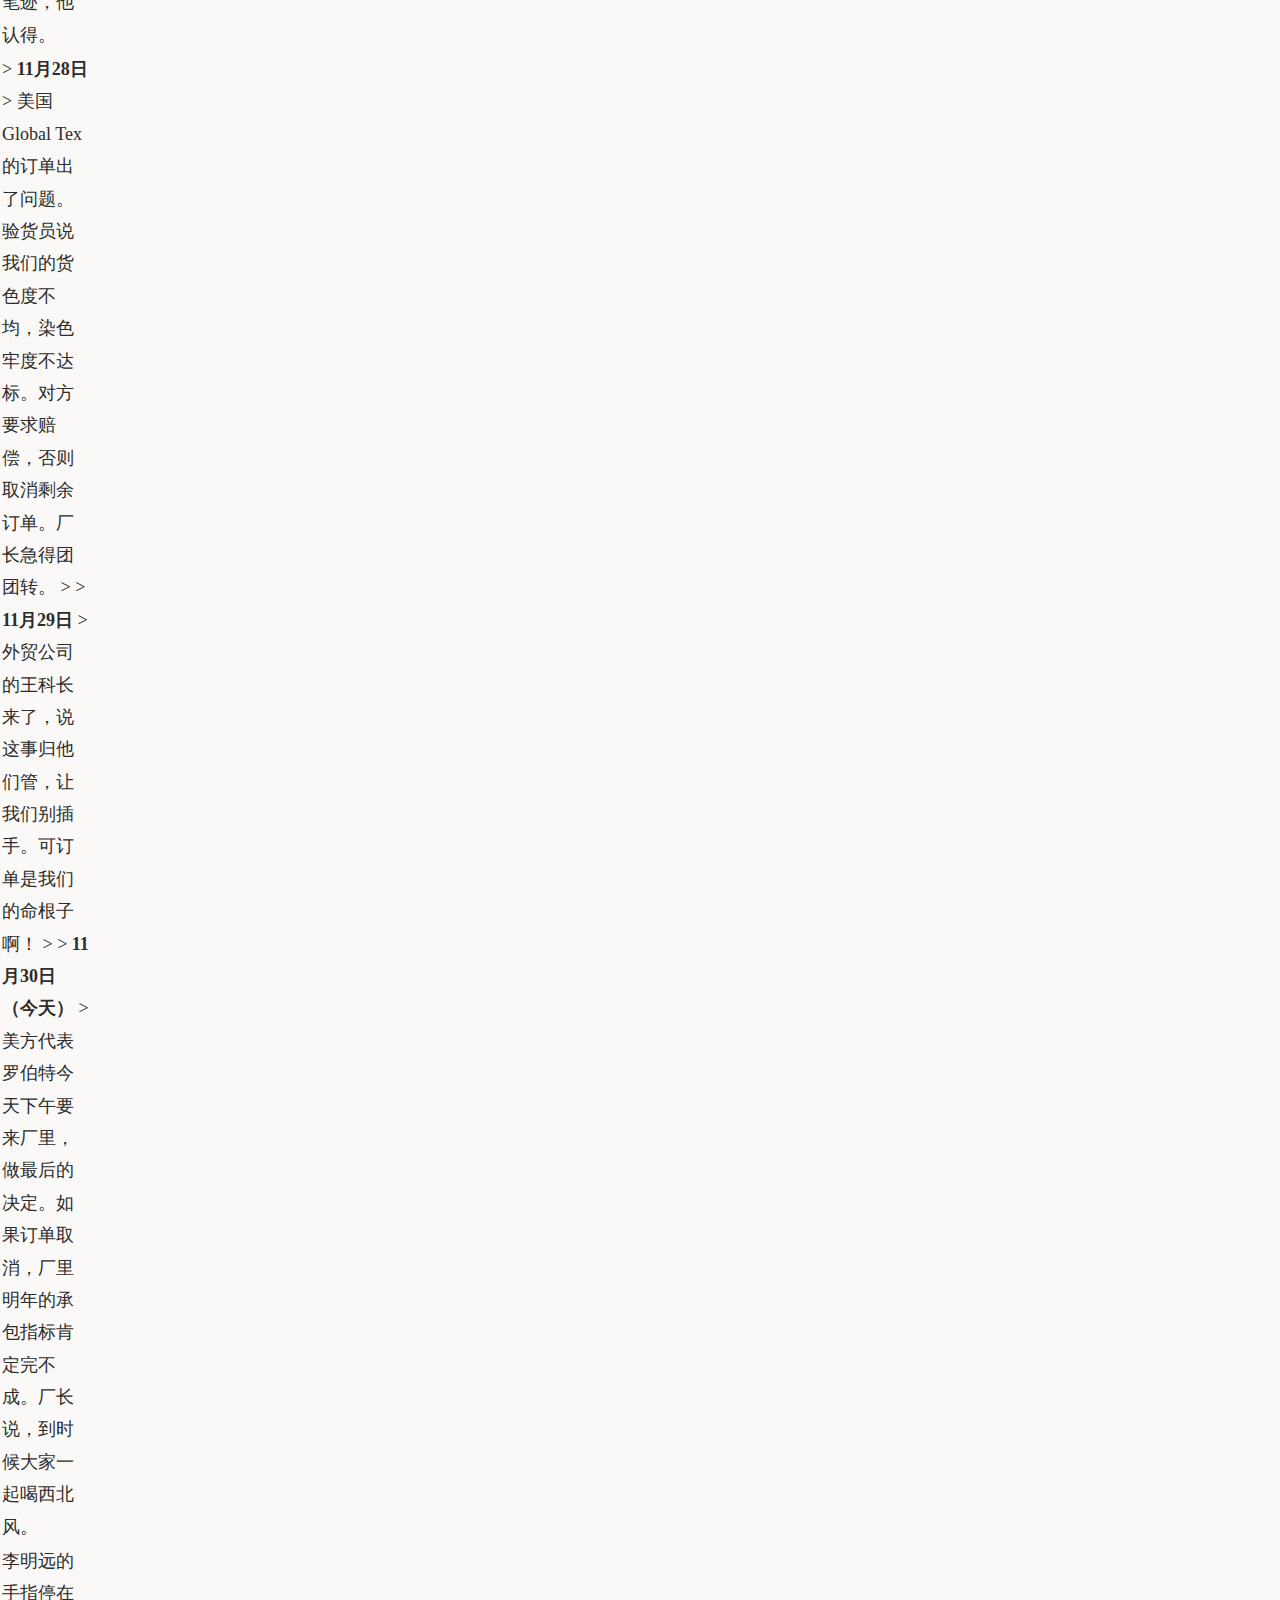
<file: docs/read.html>
<!DOCTYPE html>
<html xmlns="http://www.w3.org/1999/xhtml" lang="" xml:lang="">
<head>
  <meta charset="utf-8" />
  <meta name="generator" content="pandoc" />
  <meta name="viewport" content="width=device-width, initial-scale=1.0, user-scalable=yes" />
  <title>三日 (3Days)</title>
  <style>
    /* Default styles provided by pandoc.
    ** See https://pandoc.org/MANUAL.html#variables-for-html for config info.
    */
    code{white-space: pre-wrap;}
    span.smallcaps{font-variant: small-caps;}
    div.columns{display: flex; gap: min(4vw, 1.5em);}
    div.column{flex: auto; overflow-x: auto;}
    div.hanging-indent{margin-left: 1.5em; text-indent: -1.5em;}
    /* The extra [class] is a hack that increases specificity enough to
       override a similar rule in reveal.js */
    ul.task-list[class]{list-style: none;}
    ul.task-list li input[type="checkbox"] {
      font-size: inherit;
      width: 0.8em;
      margin: 0 0.8em 0.2em -1.6em;
      vertical-align: middle;
    }
    .display.math{display: block; text-align: center; margin: 0.5rem auto;}
  </style>
  <link rel="stylesheet" href="style.css" />
</head>
<body>
<header id="title-block-header">
<h1 class="title">三日 (3Days)</h1>
</header>
<h1 id="三日-3days">三日 (3Days)</h1>
<blockquote>
<p>一部探讨商业智慧与时代变迁的穿越小说 时间：1987年11月30日—12月2日 ·
地点：上海</p>
</blockquote>
<table style="width:6%;">
<colgroup>
<col style="width: 5%" />
</colgroup>
<thead>
<tr>
<th>## 目录 - 第一章：倒流 - 第二章：破局 - 第三章：重塑 - 第四章：博弈
- 第五章：回响</th>
</tr>
</thead>
<tbody>
<tr>
<td># 第一章：倒流</td>
</tr>
<tr>
<td>## 一</td>
</tr>
<tr>
<td>2025年12月10日，上海。</td>
</tr>
<tr>
<td>上海中心大厦119层的观光厅早已被清场，落地玻璃幕墙外，浦江两岸的灯火如同一条镶满碎钻的丝带，蜿蜒消失在夜色深处。</td>
</tr>
<tr>
<td>李明远站在会议桌前，看着对面那位来自新加坡淡马锡的首席投资官缓缓翻开协议最后一页。一百二十亿人民币的纺织供应链整合项目，历时三年谈判，今晚尘埃落定。</td>
</tr>
<tr>
<td>“恭喜，李总。”对方递来签好的文件，“从今天起，你们沪江纺织集团就是东南亚最大的面料供应商了。”</td>
</tr>
<tr>
<td>李明远接过协议，笔尖悬在落款处。窗外，东方明珠的灯光规律地闪烁着，像一颗巨大的心脏。</td>
</tr>
<tr>
<td>他今年四十五岁，头发已经花白了一半。二十年前，他还只是一个刚从复旦国际贸易系毕业的愣头青；十年前，他接手了父亲留下的那家濒临破产的小厂；而现在，他即将签下这份足以载入中国纺织业史册的协议。</td>
</tr>
<tr>
<td>笔尖落下的瞬间，一阵尖锐的刺痛从左胸蔓延开来。</td>
</tr>
<tr>
<td>“李总？”</td>
</tr>
<tr>
<td>他听到有人在喊他的名字，但声音越来越远，像是隔着一层厚厚的棉絮。会议室的灯光变得刺眼，然后是一片令人窒息的黑暗。</td>
</tr>
<tr>
<td>最后一个念头飘过脑海：父亲，我做到了。</td>
</tr>
<tr>
<td>## 二</td>
</tr>
<tr>
<td>“往里走往里走！后面的同志往里走！”</td>
</tr>
<tr>
<td>尖锐的女声像一把锥子，把李明远从黑暗中硬生生拽了出来。</td>
</tr>
<tr>
<td>他猛地睁开眼，入目的不是医院惨白的天花板，而是一片灰蒙蒙的铁皮——公交车的车顶。</td>
</tr>
<tr>
<td>空气中弥漫着汗臭、廉价香烟和煤烟混合的气味。有人的胳膊肘顶着他的后背，有人的头发蹭着他的脸。他被挤在人群中间，几乎无法动弹。</td>
</tr>
<tr>
<td>“让一让，让一让！杨树浦路到了！下车的同志请往后门走！”</td>
</tr>
<tr>
<td>售票员的喊声在车厢里回荡。李明远茫然地转动脖子，看到了车窗外灰扑扑的街道、骑着二八大杠自行车的行人、还有路边电线杆上褪色的标语：</td>
</tr>
<tr>
<td><strong>“坚持四项基本原则，坚持改革开放”</strong></td>
</tr>
<tr>
<td>他的心脏猛地收缩了一下。</td>
</tr>
<tr>
<td>这不是2025年的上海。</td>
</tr>
<tr>
<td>车门艰难地打开，李明远被人流裹挟着推下了车。他踉跄了几步，扶住路边的一棵法国梧桐，大口喘着气。</td>
</tr>
<tr>
<td>冷风灌进领口，他下意识地低头——身上穿的不是签约仪式上那套定制的阿玛尼西装，而是一件洗得发白的蓝色工装，胸口绣着几个字：</td>
</tr>
<tr>
<td><strong>沪江棉纺三厂</strong></td>
</tr>
<tr>
<td>他的手开始颤抖。</td>
</tr>
<tr>
<td>不远处，一个报刊亭的老大爷正在整理今天的报纸。李明远冲过去，一把抓起最上面那份《解放日报》。</td>
</tr>
<tr>
<td>头版头条的日期，赫然印着——</td>
</tr>
<tr>
<td><strong>1987年11月30日</strong></td>
</tr>
<tr>
<td>“喂，小伙子，看报纸要付钱的！两分钱！”</td>
</tr>
<tr>
<td>他没有理会老大爷的叫喊，眼睛死死盯着报纸上的日期。1987年。他出生的前七年。他父亲……</td>
</tr>
<tr>
<td>李国强。</td>
</tr>
<tr>
<td>这个名字像一道闪电劈进他的脑海。沪江棉纺三厂，蓝色工装——这是他父亲年轻时工作的地方。</td>
</tr>
<tr>
<td>他抬起颤抖的手，摸向自己的脸。没有皱纹，没有胡茬，皮肤光滑得像……像一个二十四岁的年轻人。</td>
</tr>
<tr>
<td>“我……”他的声音沙哑，陌生得可怕，“我是李国强？”</td>
</tr>
<tr>
<td>## 三</td>
</tr>
<tr>
<td>石库门弄堂的早晨，永远是从倒马桶开始的。</td>
</tr>
<tr>
<td>李明远——或者说，此刻占据着李国强身体的李明远——跌跌撞撞地穿过狭窄的弄堂。两旁是高高低低的晾衣竿，挂满了五颜六色的衣物，像一面面残破的旗帜。</td>
</tr>
<tr>
<td>“国强！”一个穿着碎花棉袄的中年妇女从公共水斗边探出头，“你今天咋这么早？不是要去厂里开会吗？”</td>
</tr>
<tr>
<td>他愣了一下，本能地点点头：“哦，是，我……我先回去拿点东西。”</td>
</tr>
<tr>
<td>顺着记忆——不，是身体残留的肌肉记忆——他爬上一栋老式里弄房子的阁楼。推开吱呀作响的木门，一个不到六平米的小房间出现在眼前。</td>
</tr>
<tr>
<td>一张单人床，一张书桌，一个衣柜，一个煤球炉。墙上贴着一张褪色的电影海报——《庐山恋》。书桌上放着一面小镜子。</td>
</tr>
<tr>
<td>他走过去，拿起镜子。</td>
</tr>
<tr>
<td>镜子里的脸庞年轻、青涩，带着这个时代特有的朴素和茫然。浓眉，单眼皮，嘴唇有些干裂。</td>
</tr>
<tr>
<td>这是他父亲年轻时的模样。</td>
</tr>
<tr>
<td>他在那些泛黄的老照片里见过这张脸，但从未如此清晰。</td>
</tr>
<tr>
<td>“爸……”他喃喃自语，声音里带着一丝不易察觉的颤抖。</td>
</tr>
<tr>
<td>墙上的日历证实了他的猜测：1987年11月30日，星期一。</td>
</tr>
<tr>
<td>他坐在床沿，努力让自己冷静下来。他是李明远，2025年沪江纺织集团的首席战略官，一个在商海沉浮二十年的老狐狸。无论发生了什么——穿越、濒死体验、还是什么该死的平行宇宙——他首先需要搞清楚现状。</td>
</tr>
<tr>
<td>书桌上有一本黑色封皮的笔记本。他翻开，熟悉的字迹映入眼帘——那是他父亲的笔迹，他认得。</td>
</tr>
<tr>
<td>&gt; <strong>11月28日</strong> &gt; 美国Global
Tex的订单出了问题。验货员说我们的货色度不均，染色牢度不达标。对方要求赔偿，否则取消剩余订单。厂长急得团团转。
&gt; &gt; <strong>11月29日</strong> &gt;
外贸公司的王科长来了，说这事归他们管，让我们别插手。可订单是我们的命根子啊！
&gt; &gt; <strong>11月30日（今天）</strong> &gt;
美方代表罗伯特今天下午要来厂里，做最后的决定。如果订单取消，厂里明年的承包指标肯定完不成。厂长说，到时候大家一起喝西北风。</td>
</tr>
<tr>
<td>李明远的手指停在最后一行字上。</td>
</tr>
<tr>
<td>他想起了父亲晚年偶尔提起的往事——在他出生前几年，厂里曾经有过一笔大订单，最后黄了。从那以后，厂子一蹶不振，到九十年代就彻底倒闭了。父亲下岗，四处打零工，最后郁郁而终。</td>
</tr>
<tr>
<td>原来，那笔订单，就是今天。</td>
</tr>
<tr>
<td>他闭上眼睛，深吸一口气。</td>
</tr>
<tr>
<td>当他再次睁开眼睛时，眼神已经变了——不再是李国强那种青涩和茫然，而是带着一种属于李明远的冷静和算计。</td>
</tr>
<tr>
<td>“三天。”他自言自语，“只有三天。”</td>
</tr>
<tr>
<td>他站起身，从衣柜里找出一件相对干净的白衬衫换上，又从书桌抽屉里翻出一本《英汉词典》——虽然他根本用不上。</td>
</tr>
<tr>
<td>推开门之前，他对着镜子里那张年轻的脸说：</td>
</tr>
<tr>
<td>“爸，这一次，让我替你来。”</td>
</tr>
<tr>
<td>## 四</td>
</tr>
<tr>
<td>沪江棉纺三厂位于杨树浦工业区的腹地，一片灰色的厂房和高耸的烟囱构成了这个时代上海工业的典型景象。</td>
</tr>
<tr>
<td>李明远——现在他必须以李国强的身份行事——穿过厂门口那块写着”抓革命，促生产”的旧标语牌，径直走向办公楼。</td>
</tr>
<tr>
<td>一路上，不断有人和他打招呼。</td>
</tr>
<tr>
<td>“国强，今天美国人要来，你紧张不？”</td>
</tr>
<tr>
<td>“李科员，厂长找你呢，赶紧去！”</td>
</tr>
<tr>
<td>他一一应付着，脑子里却在飞速运转。从父亲的笔记本和周围人的只言片语中，他大致拼凑出了当前的局面：</td>
</tr>
<tr>
<td><strong>订单</strong>：沪江棉纺三厂承接了美国Global
Tex公司一笔10万件棉布衬衫的订单，总价值约30万美元。按官方汇率，这笔订单价值111万人民币；但按调剂市场的价格，能值200多万。</td>
</tr>
<tr>
<td><strong>问题</strong>：第一批交付的货物被验出染色牢度不达标，色差超出允许范围。美方代表罗伯特·史密斯今天下午将做出最终决定——要么接受整改后的货物，要么取消全部订单并索赔。</td>
</tr>
<tr>
<td><strong>困境</strong>：厂里的设备老旧，技术落后，根本没有能力在短时间内解决质量问题。更要命的是，棉花供应紧张，原材料都快断了。</td>
</tr>
<tr>
<td>“国强！”</td>
</tr>
<tr>
<td>一个穿着中山装的中年男人从办公室冲出来，一把拉住他的手臂。这是厂长老周——周德明，一个在厂里干了三十年的老纺织人。</td>
</tr>
<tr>
<td>“你可算来了！美国人下午两点到，王科长那边又在作妖，说什么没有他们外贸公司点头，我们不能直接跟客户谈。这帮孙子，平时躺着拿钱，出了事就往后缩！”</td>
</tr>
<tr>
<td>李明远看着老周急得发白的嘴唇，心里却异常平静。</td>
</tr>
<tr>
<td>他已经开始盘算了。</td>
</tr>
<tr>
<td>“厂长，”他开口，声音比平时沉稳了几分，“订单的原始合同您有吗？我想看一下。”</td>
</tr>
<tr>
<td>老周愣了一下，似乎有些意外李国强今天的状态。但他没有多问，从抽屉里翻出一份打印稀烂的英文合同递过来。</td>
</tr>
<tr>
<td>李明远接过合同，快速浏览。他的英语水平远非1987年的李国强可比——那可是在哈佛商学院进修过、和华尔街投行打了二十年交道的人。</td>
</tr>
<tr>
<td>合同条款一目了然。FOB
Shanghai，检验条款写得模棱两可，只说”买方有权在目的港进行检验”，但没有明确规定检验时点和标准适用。</td>
</tr>
<tr>
<td>他的嘴角微微上扬。</td>
</tr>
<tr>
<td>这是一个漏洞。</td>
</tr>
<tr>
<td>在1987年的中国，几乎没有人真正懂得国际贸易术语的细节含义。但他懂。他太懂了。</td>
</tr>
<tr>
<td>“厂长，”他抬起头，眼神里带着一种让老周感到陌生的锐利，“这事我来处理。下午的谈判，让我上。”</td>
</tr>
<tr>
<td>老周瞪大了眼睛：“你？国强，你疯了？那可是美国人，你会说英语吗？”</td>
</tr>
<tr>
<td>李明远用英语回答：“I’ve been preparing for this moment my whole
life.”</td>
</tr>
<tr>
<td><em>（我为这一刻准备了一辈子。）</em></td>
</tr>
<tr>
<td>老周的下巴差点掉到地上。</td>
</tr>
</tbody>
</table>
<h1 id="第二章破局">第二章：破局</h1>
<h2 id="一">一</h2>
<p>下午一点四十五分，一辆黑色的上海牌轿车缓缓驶入沪江棉纺三厂的大门。</p>
<p>李明远站在办公楼二楼的窗边，看着那辆轿车停在楼下。车门打开，一个穿着灰色风衣的西方人走了下来，身后跟着一个提着公文包的中国女翻译。</p>
<p>罗伯特·史密斯。Global Tex的亚太区采购总监。</p>
<p>在李明远的记忆中——或者说，在2025年那个时间线上——这个名字毫无印象。也许是因为那笔订单最终黄了，Global
Tex再也没有和沪江棉纺三厂打过交道。但现在，这个五十岁左右、头发花白的美国人，握着这家工厂的命脉。</p>
<p>“厂长，人到了。”</p>
<p>老周紧张地整理着中山装的领口，手心都是汗。旁边站着外贸公司派来的王科长——一个油头粉面的中年男人，脸上挂着公事公办的微笑，眼神里却藏着某种幸灾乐祸。</p>
<p>“老周，”王科长阴阳怪气地开口，“待会儿谈判的事，还是让我们公司的人来吧？你们厂里……毕竟不专业。”</p>
<p>老周的脸涨得通红，正要发作，李明远却抢先一步开口：</p>
<p>“王科长，合同上的甲方是沪江棉纺三厂，不是上海纺织品进出口公司。按照《涉外经济合同法》第三条，合同当事人有权自行处理合同纠纷。您要是不放心，可以旁听。”</p>
<p>王科长愣住了，眼睛瞪得溜圆。</p>
<p>他显然没想到，一个小小的销售科员，能说出这种话来。</p>
<p>李明远没有给他反应的机会，已经转身走向楼梯。他知道，在这个年代，“涉外经济合同法”刚刚颁布不久，绝大多数基层干部根本没读过。但他读过——1985年的那部法律，在后来的国际贸易课程里是必读材料。</p>
<p>会议室里，罗伯特·史密斯已经坐下了。他的面前摆着一杯茶，但一口没动。旁边的女翻译正在低声和他说着什么。</p>
<p>老周推门进去，李明远紧随其后。王科长磨蹭了一下，也跟了进来。</p>
<p>“史密斯先生，”老周操着带有浓重上海口音的普通话开口，“欢迎您来我们厂……”</p>
<p>“Zhou, let’s skip the pleasantries.”</p>
<p>罗伯特直接打断了他，连翻译都没等。他的语气冷淡，带着一种美国商人特有的傲慢。</p>
<p>“我今天来，是要告诉你们最终决定。你们的货物质量不合格，根据合同条款，我们有权取消订单并要求赔偿。我已经和总部商量过了——”</p>
<p>“Excuse me, Mr. Smith.”</p>
<p>所有人的目光都转向了那个声音的来源——李国强，那个平时沉默寡言的年轻销售员，此刻正用一口流利的美式英语打断了罗伯特。</p>
<p>“在您做出最终决定之前，我想请您看一下合同的第7条——关于检验和索赔的条款。”</p>
<p>罗伯特挑起眉毛，显然被这个意外打了个措手不及。他旁边的女翻译更是目瞪口呆——她从来没想过，一个穿着蓝色工装的中国工人，能说出如此标准的商务英语。</p>
<p>“你是……？”</p>
<p>“李国强，销售科。”李明远向前一步，“我仔细研究了我们的合同。FOB
Shanghai，对吧？根据Incoterms的定义，风险转移点是货物越过船舷的那一刻。而您的检验报告，是在洛杉矶出具的。”</p>
<p>罗伯特的眼神变了。</p>
<p>“What’s your point?”</p>
<p>“我的观点是，”李明远用英语继续说，“合同第7条第3款规定，买方有权在目的港进行检验，但没有明确规定检验结果的法律效力，也没有规定检验标准适用ASTM还是ISO。换句话说，您的索赔依据，在法律上是模糊的。”</p>
<p>会议室里一片死寂。</p>
<p>老周和王科长完全听不懂英语对话的内容，但他们能看到罗伯特脸上的表情变化——从傲慢，到惊讶，到某种类似于审视的神情。</p>
<p>“Interesting.” 罗伯特靠回椅背，“年轻人，你在哪儿学的英语？”</p>
<p>“自学。”李明远面不改色地撒了个谎，“史密斯先生，我不是来和您打官司的。我只是想说明一点——如果您今天取消订单，这件事闹到仲裁庭上，结果未必如您所愿。当然，您是大公司，耗得起。但时间成本和法律费用，您也要考虑。”</p>
<p>罗伯特沉默了片刻，手指轻轻敲着桌面。</p>
<p>“那你想怎么样？”</p>
<p>“给我们三天时间。”</p>
<h2 id="二">二</h2>
<p>“三天？”罗伯特重复了一遍，“你要用三天时间做什么？”</p>
<p>李明远早有准备。他从口袋里掏出一份手写的清单——那是他今天上午在父亲的笔记本上临时写的。</p>
<p>“第一，我们会彻底排查染色工艺的问题，找到导致色差和牢度不达标的根本原因。第二，我们会在三天内赶制100件样品，按照美国市场的标准进行检测。第三，如果样品合格，我们将重新履行合同；如果不合格，我们接受您的全部索赔条款。”</p>
<p>“你凭什么保证三天能解决问题？”</p>
<p>“因为我知道问题出在哪儿。”</p>
<p>这句话是李明远的赌博。他并不真正知道问题出在哪儿——至少现在还不知道。但他在2025年的纺织行业沉浸了二十年，对染整工艺的常见问题了如指掌。他赌的是，1987年的技术条件下，问题不会太复杂。</p>
<p>罗伯特盯着他看了好一会儿，似乎在评估这个年轻人的可信度。</p>
<p>“好吧。”他终于开口，“三天。12月2日下午，我会再来。如果样品不合格……”</p>
<p>“不会有如果。”李明远打断他，“史密斯先生，我还有一件事想和您谈。”</p>
<p>“什么？”</p>
<p>“你们Global Tex在中国的供应商，除了我们，还有多少家？”</p>
<p>罗伯特皱起眉头：“这跟今天的事有什么关系？”</p>
<p>“当然有关系。”李明远在椅子上坐下，姿态从容得不像一个24岁的工厂小职员，“您来中国采购，是因为这里的人工成本低、产能大。但您也知道，中美纺织品协议限制了出口配额，每一类产品能出口的数量都有上限。这意味着——供应商是稀缺资源。”</p>
<p>罗伯特没有说话，但他的表情说明李明远说到了点子上。</p>
<p>“十三大刚刚结束，中国正在进一步扩大开放。明年——不，用不了那么久，到1988年，配额政策一定会有所松动。您如果现在甩掉我们，转向其他供应商，短期内确实能止损。但长期来看，您失去的是一个愿意和您一起成长的合作伙伴。”</p>
<p>他顿了顿，直视罗伯特的眼睛：</p>
<p>“史密斯先生，您今天签的不是一张订单，是进入中国供应链的一张门票。十年后，中国会成为世界工厂。您的竞争对手会排着队想和中国厂商合作——到那时候，您是愿意做先行者，还是跟随者？”</p>
<p>会议室里的气氛发生了微妙的变化。</p>
<p>旁边的女翻译已经放弃了翻译，只是愣愣地看着李明远。老周和王科长虽然听不懂，但他们能感觉到，这个年轻人正在控制整个谈判的节奏。</p>
<p>罗伯特沉默了很长时间。</p>
<p>“你叫什么来着？”</p>
<p>“李国强。”</p>
<p>“李……”罗伯特念了几遍，似乎在把这个名字记在心里，“好，李。三天。我等你的好消息。”</p>
<p>他站起身，整理了一下风衣，走向门口。临出门前，他回头看了李明远一眼：</p>
<p>“You’re not like the others, Li. I don’t know where you came from,
but I’ll be watching.”</p>
<p><em>（你跟其他人不一样，李。我不知道你从哪儿来的，但我会关注你的。）</em></p>
<h2 id="三">三</h2>
<p>罗伯特的车离开后，办公楼里炸开了锅。</p>
<p>“国强！你怎么……你怎么会说英语的？”老周抓着李明远的胳膊，激动得语无伦次，“你跟他说了什么？他答应了？”</p>
<p>“厂长，”李明远轻轻挣脱他的手，“他给了我们三天时间。但我们必须在12月2日之前拿出合格的样品。”</p>
<p>“三天？”老周的喜悦瞬间凝固，“三天怎么够？我们连问题出在哪儿都不知道……”</p>
<p>“我知道。”</p>
<p>李明远转向王科长。那个油头粉面的中年男人此刻脸色铁青，显然对刚才发生的一切感到极度不满。</p>
<p>“王科长，”李明远客气但不卑不亢地说，“接下来三天，我希望外贸公司不要干预我们的工作。这笔订单如果成了，对大家都有好处。”</p>
<p>王科长的嘴角抽搐了一下。他盯着李明远，眼神里带着某种危险的光芒。</p>
<p>“李国强，你今天越权了。私自和外商谈判，没有经过外贸公司的批准，这是违规的。”</p>
<p>“我只是给外商翻译了厂长的意见。”李明远面不改色，“厂长的意见是——我们需要三天时间整改。您看，我说错什么了吗？”</p>
<p>王科长被噎得说不出话来。</p>
<p>他狠狠瞪了李明远一眼，拂袖而去。</p>
<p>老周看着王科长的背影，担忧地说：“国强，你这样得罪他，不太好吧？他背后是外贸公司，我们厂里的出口全指着他们……”</p>
<p>“厂长，”李明远打断他，“三天后，如果我们拿出合格的样品，谁也动不了我们。现在，带我去染整车间。”</p>
<p>“去车间？”</p>
<p>“对，去车间。我要亲眼看看我们的生产线。”</p>
<p>老周愣了一下，随即点点头。他发现自己已经开始不自觉地听从这个年轻人的安排——尽管从资历上说，李国强只是一个入厂两年的小职员。</p>
<p>但今天下午发生的一切，已经彻底颠覆了他对这个年轻人的认知。</p>
<p>李国强……或者说，那个站在会议室里用英语舌战美国人的李国强，根本不像一个24岁的小伙子。</p>
<p>他更像是一个……一个久经沙场的老将。</p>
<h2 id="四">四</h2>
<p>染整车间位于厂区的西北角，是整个生产流程的核心环节。</p>
<p>李明远跟着老周穿过嘈杂的织造车间——那里摆满了上百台1511型有梭织机，轰鸣声震耳欲聋。他忍不住多看了几眼那些老旧的设备。</p>
<p>在2025年，这种织机早就进了博物馆。他还记得，沪江纺织集团的总部大楼里就摆着一台作为展品，旁边的说明牌上写着：“二十世纪中叶中国纺织工业的象征”。</p>
<p>而现在，它们还在运转，为这个国家赚取宝贵的外汇。</p>
<p>染整车间的味道让人有些难以忍受——染料、浆料、机油和汗水混合在一起，形成一种独特的”工业气息”。车间里蒸汽弥漫，能见度很低，几十个工人正在各自的岗位上忙碌。</p>
<p>“老顾！”老周喊道，“过来一下！”</p>
<p>一个五十多岁的男人从蒸汽中走出来。他穿着一件油腻的工作服，脸上满是汗水和污渍，眼神里带着一种国营工厂老师傅特有的傲气。</p>
<p>这是顾德昌，染整车间的主任，在厂里干了三十年，是公认的技术权威。</p>
<p>“周厂长，有事？”</p>
<p>“老顾，这是销售科的李国强。美国人的订单，就是他刚才争取到三天时间的。接下来几天，他要在车间蹲点，你配合一下。”</p>
<p>顾德昌斜眼看了李明远一眼，嘴角撇了撇：“销售科的？来车间干什么？我们染整的事，用得着销售科指手画脚？”</p>
<p>老周正要解释，李明远已经开口了：</p>
<p>“顾师傅，我不是来指手画脚的。我只是想搞清楚，为什么我们的染色牢度不达标。”</p>
<p>“牢度的事，是技术问题，你懂吗？”顾德昌不客气地说，“我干了三十年染整，什么情况没见过？美国人那帮孙子就是鸡蛋里挑骨头——”</p>
<p>“顾师傅，”李明远打断他，“我看了美方的检验报告。他们说的’色差超标’，具体是指哪种颜色？”</p>
<p>顾德昌愣了一下。他没想到这个销售科的小年轻，居然会问出这么专业的问题。</p>
<p>“……深蓝色。”他不情愿地回答。</p>
<p>“深蓝色染色不均，通常有三种可能。”李明远说，“第一，染料本身的问题；第二，染色温度和时间控制不当；第三，前处理工序没做好，布面残留浆料影响了上染率。顾师傅，你觉得是哪一种？”</p>
<p>车间里安静了一瞬。</p>
<p>几个围观的工人面面相觑，脸上写满了惊讶。他们从来没听过销售科的人说出这种话来。</p>
<p>顾德昌的表情也变了。他不再是那副傲慢的神态，而是带着某种审视的目光打量着李明远。</p>
<p>“你……你怎么知道这些？”</p>
<p>“自学。”李明远又撒了一个谎，“顾师傅，我不是来抢你饭碗的。我只是想帮厂里保住这笔订单。你在染整这一行干了三十年，比我有经验得多。但我有一些……想法，想和你探讨一下。”</p>
<p>他从口袋里掏出一张纸，上面是他今天上午写的诊断清单。</p>
<p>“我怀疑问题出在退浆工序。如果退浆不彻底，布面残留的淀粉浆会形成一层隔离膜，导致染料渗透不均匀。这种情况下，即使染色温度和时间都正确，出来的颜色也会有深有浅。”</p>
<p>顾德昌的瞳孔微微收缩。</p>
<p>“你……你怎么知道我们用的是淀粉浆？”</p>
<p>“猜的。”李明远淡淡地说，“1987年，国内的退浆工艺还是以淀粉酶为主，对吧？但你们的淀粉酶活性可能不够——天气冷了，酶的活性会下降。如果退浆槽的温度控制不好，浆料就退不干净。”</p>
<p>顾德昌张了张嘴，半天没说出话来。</p>
<p>因为李明远说的，几乎完全正确。</p>
<p>这个年轻人……不，这不是一个普通的年轻人。</p>
<p>他说的每一句话，都像是在这个行业里摸爬滚打了几十年才能说出来的。</p>
<p>“你……你到底是什么人？”顾德昌的声音有些发颤。</p>
<p>李明远微微一笑。</p>
<p>“我是李国强，沪江棉纺三厂销售科科员。顾师傅，我们今晚就开始排查。三天时间，够吗？”</p>
<p>顾德昌沉默了很久。</p>
<p>然后，他缓缓点了点头。</p>
<p>“够。”</p>
<hr />
<h1 id="第三章重塑">第三章：重塑</h1>
<h2 id="一-1">一</h2>
<p>1987年12月1日，凌晨两点。</p>
<p>染整车间的灯火通明。</p>
<p>李明远卷起袖子，和顾德昌一起站在退浆槽旁边。槽里的液体冒着热气，温度计显示52度——比正常工艺要求低了8度。</p>
<p>“就是这儿。”顾德昌指着温度计，脸上带着一丝复杂的神情，“你说得对，是退浆槽的温度控制出了问题。蒸汽管道有漏气的地方，热量损失太大。”</p>
<p>李明远点点头。他早就猜到了。</p>
<p>在2025年，这种低级错误根本不可能发生——每一个环节都有传感器监控，数据实时上传到中控系统。但在1987年，一切都靠人工。而人，是会疲劳的，是会疏忽的。</p>
<p>“管道能修吗？”</p>
<p>“能，但要停工。”顾德昌皱眉，“而且我们的备用零件不够，得去兄弟厂借。”</p>
<p>“那就去借。”李明远说，“现在就去。”</p>
<p>顾德昌看了他一眼：“现在？凌晨两点？”</p>
<p>“时间不等人，顾师傅。”</p>
<p>老顾沉默了片刻，然后转身对旁边的一个年轻工人说：“小刘，去叫你爸起来，让他开厂里的卡车，我们去三十一棉借零件。”</p>
<p>那个年轻人愣了一下：“顾叔，这大半夜的……”</p>
<p>“少废话！”顾德昌罕见地发了火，“这订单要是黄了，明年大家一起喝西北风！快去！”</p>
<p>年轻人跑走了。</p>
<p>李明远转向顾德昌：“顾师傅，管道修好后，退浆温度要控制在60度左右，保持至少40分钟。另外，我有个建议——”</p>
<p>“什么建议？”</p>
<p>“换配方。”</p>
<p>顾德昌皱起眉头：“换什么配方？”</p>
<p>“涤棉混纺。”</p>
<p>这四个字像一颗炸弹，在顾德昌脑子里炸开了。</p>
<p>“涤棉？”他的声音提高了八度，“美国人订的是纯棉衬衫！你换成涤棉，他们能答应？”</p>
<p>“他们不仅会答应，还会感谢我们。”李明远说，“顾师傅，纯棉面料的问题你比我清楚——容易起皱、缩水率高、染色牢度差。涤棉混纺可以解决这些问题。65%涤纶、35%棉，手感接近纯棉，但性能更稳定。”</p>
<p>“可是……”</p>
<p>“而且，”李明远压低声音，“现在全国棉花紧缺，你们的库存还够做多少？”</p>
<p>顾德昌沉默了。</p>
<p>这是他最头疼的问题。1987年的”棉花大战”，让每一家纺织厂都焦头烂额。沪江棉纺三厂的棉花库存，最多只够再做一批货。如果这批货又出问题，厂里就彻底完蛋了。</p>
<p>“涤纶好找，”李明远继续说，“上海石化的涤纶短纤供应稳定，价格也比棉花便宜三成。我们用涤棉混纺，不仅能解决质量问题，还能降低成本。省下来的钱，可以给工人发奖金。”</p>
<p>最后一句话，彻底击中了顾德昌的软肋。</p>
<p>奖金。</p>
<p>在这个年代，奖金是工人们最在乎的事情。工资是死的，奖金才是活的。如果这笔订单成了，厂里完成承包指标，工人们年底就能多拿几十块钱——够买一辆永久牌自行车的首付了。</p>
<p>“可是……美国人那边……”</p>
<p>“美国人那边我来谈。”李明远说，“你只需要告诉我一件事——三天之内，你能不能做出100件涤棉混纺的样品？”</p>
<p>顾德昌深吸一口气。</p>
<p>他看着眼前这个年轻人——24岁，入厂两年，销售科的小职员。但此刻站在他面前的，分明是一个……一个他看不透的人。</p>
<p>“能。”他说。</p>
<h2 id="二-1">二</h2>
<p>天亮的时候，李明远终于走出了车间。</p>
<p>他在厂门口的小摊上买了两个肉包子和一碗豆浆，站在路边边吃边看着远处的黄浦江。</p>
<p>12月的上海，冷得刺骨。江面上起了大雾，对岸的陆家嘴只能看到一片模糊的轮廓。在2025年，那里矗立着上海中心、环球金融中心、金茂大厦——三件套的天际线是上海的名片。但在1987年，那里只是一片低矮的棚户区和农田。</p>
<p>“国强！”</p>
<p>一个声音从身后传来。他转头，看到一个穿着蓝色棉袄的年轻女人正朝他跑来。</p>
<p>她大约二十出头，扎着两条麻花辫，脸蛋红扑扑的，眼睛又大又亮。</p>
<p>李明远的身体微微僵硬了一下。</p>
<p>他不认识这个女人。但他的身体——或者说，李国强的身体——显然认识。某种本能的反应让他的心跳加快了几拍。</p>
<p>“国强，你一晚上没回去，你妈担心死了！”女人跑到他面前，气喘吁吁地说，“我去宿舍找你，人家说你在车间待了一整夜。你发什么疯呢？”</p>
<p>“我……”李明远犹豫了一下，“厂里有事。”</p>
<p>“什么事能比你的身体重要？”女人皱起眉头，从口袋里掏出一个手绢包着的东西，“喏，这是我妈早上刚蒸的馒头，你先垫垫肚子。”</p>
<p>李明远接过馒头，心里却在飞速搜索着记忆。</p>
<p>在父亲的笔记本里，他没有看到任何关于这个女人的记载。但从她的亲昵程度来看，她和李国强的关系显然不一般。</p>
<p>女朋友？未婚妻？</p>
<p>“秀芳……”他试探性地叫出一个名字——这是他从身体的本能反应中猜测出来的。</p>
<p>女人果然应了一声：“嗯？”</p>
<p>张秀芳。</p>
<p>李明远在脑海中迅速构建着这个人物的轮廓。她可能是厂里的女工，可能是邻居家的姑娘，也可能是经人介绍认识的相亲对象。在1987年，24岁的男青年如果还没有对象，是要被人议论的。</p>
<p>“秀芳，”他开口，声音尽量自然，“最近厂里事情多，我可能……可能顾不上你。你别担心，等这阵子忙完，我请你去国际饭店吃西餐。”</p>
<p>张秀芳的眼睛亮了起来：“真的？国际饭店？那可贵了！”</p>
<p>“真的。”</p>
<p>李明远挤出一个微笑。但在他心里，却泛起一阵说不清道不明的酸涩。</p>
<p>他知道，在原本的历史线上，这笔订单黄了，李国强的人生从此走上下坡路。而这个叫张秀芳的姑娘，最后有没有嫁给他，他不知道。</p>
<p>但他知道，父亲晚年提起往事时，从来没有提过任何女人的名字。</p>
<p>“秀芳，”他忽然开口，“你相信我能做成这件事吗？”</p>
<p>张秀芳愣了一下，然后笑了：“我当然信！你是我见过最聪明的人。国强，我不管别人怎么说，我信你。”</p>
<p>李明远沉默了片刻。</p>
<p>“谢谢。”他轻声说。</p>
<p>这两个字，既是对张秀芳说的，也是对李国强说的。</p>
<p>爸，对不起，我借用了你的人生。但我会还给你一个更好的未来。</p>
<h2 id="三-1">三</h2>
<p>上午十点，厂办公室。</p>
<p>李明远坐在老周对面，桌上摊着一张手绘的流程图。</p>
<p>“厂长，这是我昨晚和老顾一起整理的整改方案。”他指着图上的几个关键节点，“问题主要出在三个环节：退浆、染色、后整理。我们需要逐一解决。”</p>
<p>老周看着那张图，眉头紧锁。</p>
<p>“国强，你昨天的表现让我很吃惊。”他说，“但有些事，我必须告诉你——今天早上，王科长去外贸公司汇报了。他们很不高兴。”</p>
<p>“不高兴什么？”</p>
<p>“说你越权。说你没有资格代表厂里和外商谈判。”老周叹了口气，“国强，外贸公司是我们的上级单位，所有出口业务都要经过他们。你得罪了他们，后果会很严重。”</p>
<p>李明远的嘴角微微上扬。</p>
<p>“厂长，您知道外贸公司从我们这笔订单里抽了多少吗？”</p>
<p>“……百分之五十。”</p>
<p>“一半的利润，被他们拿走了。”李明远的声音很平静，但每一个字都带着某种力量，“而他们做了什么？翻译合同、安排验货、协调物流。这些工作，加起来值50%的利润吗？”</p>
<p>老周张了张嘴，没有说话。</p>
<p>“厂长，我知道现在的体制是外贸公司垄断出口权。但您也知道，十三大刚刚开过，中央的精神是什么？是’企业自主权’，是’政企分开’。这笔订单如果成了，我们完全可以向上级申请’自营出口权’。到那时候，外贸公司的那帮人，就再也不能躺在我们身上吸血了。”</p>
<p>老周的眼神变了。</p>
<p>在这个年代，“自营出口权”还是一个遥远的梦想。绝大多数国营企业都被外贸公司卡着脖子，有苦说不出。但李国强说的对——十三大已经吹响了改革的号角，敢为天下先的人，才能抢到机会。</p>
<p>“可是，”他还是有些犹豫，“万一订单又黄了呢？”</p>
<p>“不会黄。”李明远的语气斩钉截铁，“厂长，我需要您做一件事——今天下午，召开一个全厂动员大会。告诉所有人，这三天，我们是在为自己的饭碗而战。”</p>
<p>“动员大会？”</p>
<p>“对。”李明远站起身，“人心齐，泰山移。这笔订单能不能成，不只靠技术，还要靠士气。”</p>
<p>老周看着他，心里涌起一种奇怪的感觉。</p>
<p>他在这个厂里干了三十年，见过无数年轻人。但李国强……这个年轻人，有一种他从未见过的东西。</p>
<p>那是一种……确定感。</p>
<p>一种仿佛已经知道结局的确定感。</p>
<p>“好。”老周站起身，“我去安排。”</p>
<h2 id="四-1">四</h2>
<p>下午三点，沪江棉纺三厂的食堂。</p>
<p>三百多名工人挤在这个狭小的空间里，交头接耳，议论纷纷。每个人的脸上都带着困惑和不安——厂里从来没开过这种”动员大会”。</p>
<p>主席台上，老周清了清嗓子。</p>
<p>“同志们，今天把大家叫来，是有一件重要的事情要宣布。”</p>
<p>他顿了顿，目光扫过台下的每一张脸。</p>
<p>“大家都知道，美国人的订单出了问题。如果这笔订单黄了，我们明年的承包指标就完不成。完不成指标意味着什么？意味着我们的奖金泡汤，意味着厂里可能要裁员——”</p>
<p>台下响起一片嗡嗡的议论声。</p>
<p>“但是！”老周提高了声音，“我今天要告诉大家一个好消息——美国人给了我们三天时间！三天之内，只要我们能拿出合格的样品，订单就能保住！”</p>
<p>议论声变成了窃窃私语。</p>
<p>“怎么可能？三天？”</p>
<p>“问题都没查出来，三天能干什么？”</p>
<p>“厂长是不是病急乱投医啊……”</p>
<p>李明远站在主席台的角落里，静静地观察着人群的反应。他知道，光靠厂长一个人，是说服不了这些人的。</p>
<p>他需要一个突破口。</p>
<p>“我说两句。”</p>
<p>他走到主席台中央，三百多双眼睛齐刷刷地看向他。</p>
<p>有人认出了他：“那不是销售科的李国强吗？他上来干什么？”</p>
<p>“同志们，”李明远开口了，“厂长说得对，我们只有三天时间。三天很短，但我告诉大家——这三天，够了。”</p>
<p>“凭什么？”台下有人喊道，“就凭你一张嘴？”</p>
<p>李明远笑了笑。</p>
<p>“凭我昨晚在车间待了一整夜，凭我和顾师傅一起找到了问题的根源。”</p>
<p>他从口袋里掏出一块布样，举起来让所有人都能看到。</p>
<p>“这是我们今天早上试做的样品。65%涤纶、35%棉的混纺面料。看看这个颜色——均匀、饱满、没有色差。染色牢度我们也测过了，完全符合美方的标准。”</p>
<p>台下响起一片惊叹声。</p>
<p>“涤棉混纺？”有人疑惑地问，“美国人订的不是纯棉吗？”</p>
<p>“美国人订的是衬衫，不是棉花。”李明远说，“他们要的是穿在身上舒服、洗了不变形的衬衫。涤棉混纺比纯棉更稳定、更耐穿、更好打理。只要我们能说服他们，这个配方不仅不会降低产品品质，反而会让产品更有竞争力——美国人没有理由拒绝。”</p>
<p>他顿了顿，目光扫过台下的每一个人。</p>
<p>“同志们，我知道你们在想什么。你们在想：这小子是谁？凭什么他说了算？我告诉你们——我不是什么大人物，我就是你们中的一员，一个普普通通的工人。但我知道一件事——”</p>
<p>他的声音忽然提高了：</p>
<p>“我们沪江棉纺三厂，是上海纺织业的骄傲！我们的前辈，用这双手，为国家挣回了无数外汇！现在，轮到我们了！三天时间，100件样品——我们能不能做到？”</p>
<p>台下沉默了一瞬。</p>
<p>然后，一个声音从人群中响起：</p>
<p>“能！”</p>
<p>那是顾德昌。他站在工人中间，高高举起了右手。</p>
<p>“我顾德昌，干了三十年染整。我说能做到，就一定能做到！”</p>
<p>有了带头的人，更多的声音响起来了。</p>
<p>“能！”</p>
<p>“能！”</p>
<p>“能！”</p>
<p>声浪一波接一波，最后汇成了整齐划一的呼喊。三百多个人，三百多双拳头，在这个狭小的食堂里，喊出了同一个字。</p>
<p>李明远站在主席台上，感受着这股澎湃的力量。</p>
<p>他的眼眶有些湿润。</p>
<p>这就是1987年的中国工人。他们贫穷，他们艰苦，他们被体制束缚，被时代限制。但他们的眼睛里，有着一种2025年早已消失的东西。</p>
<p>那是一种纯粹的、发自内心的相信。</p>
<p>相信只要努力，明天就会更好。</p>
<p>“好！”李明远握紧拳头，“从现在开始，所有人分成三个班组，轮流作业。我们有72个小时——不睡觉，不休息，直到样品做出来为止！”</p>
<p>“好！”</p>
<p>工人们一哄而散，奔向各自的岗位。</p>
<p>老周站在李明远身边，看着这一切，眼眶也红了。</p>
<p>“国强，”他拍拍李明远的肩膀，“我干了三十年，从来没见过这种场面。你……你到底是什么人？”</p>
<p>李明远转过头，微微一笑。</p>
<p>“我是李国强，沪江棉纺三厂的工人。”</p>
<p>他顿了顿，补充道：</p>
<p>“和他们一样。”</p>
<hr />
<h1 id="第四章博弈">第四章：博弈</h1>
<h2 id="一-2">一</h2>
<p>1987年12月2日，上午十点。</p>
<p>和平饭店八楼，一间可以俯瞰外滩的会议室。</p>
<p>李明远站在窗边，看着楼下南京路上川流不息的人群和自行车。对面是黄浦江，江面上雾气蒙蒙，几艘货轮缓缓驶过，汽笛声在冷空气中回荡。</p>
<p>1987年的外滩，没有东方明珠，没有金茂大厦，只有一排殖民时代留下的西洋建筑——汇丰银行、海关大楼、沙逊大厦。而他现在所站的和平饭店，正是沙逊大厦的一部分。</p>
<p>在2025年，这里是上海最著名的历史地标之一。但在1987年，它只是一家涉外宾馆——普通人进不来，一杯咖啡就要15块钱，相当于工人五天的工资。</p>
<p>“李同志。”</p>
<p>一个声音从身后传来。李明远转身，看到一个穿着列宁装的中年女人走了进来。她的胸前别着一枚”上海市外事办”的徽章。</p>
<p>“翻译已经到了。美方代表史密斯先生十分钟后到。请问，您还有什么需要准备的吗？”</p>
<p>“不用了，谢谢。”李明远微微欠身，“我自己可以翻译。”</p>
<p>女人愣了一下，脸上闪过一丝不悦。在这个年代，涉外谈判必须由官方翻译在场——这是规矩。</p>
<p>但李明远没有给她反驳的机会。</p>
<p>“我知道规矩。但今天谈的是商业合同，不是外交条约。翻译可以旁听，但谈判由我主导。”</p>
<p>他说这话的时候，语气平静，但带着一种不容置疑的威严。</p>
<p>女人看了他一眼，欲言又止，最后还是退了出去。</p>
<p>门关上后，老周从角落里走出来，脸上带着担忧。</p>
<p>“国强，你这样……太冒险了。万一美国人那边谈崩了，外事办追究起来，你可吃不了兜着走。”</p>
<p>李明远没有回答。他从随身携带的帆布包里取出一个牛皮纸信封，里面装着他们连夜赶制的样品。</p>
<p>100件涤棉混纺衬衫，从纺纱、织造、染色到成衣，72小时不眠不休。</p>
<p>这是他这辈子——两辈子加起来——经历过的最疯狂的一次项目交付。</p>
<p>“厂长，”他终于开口，“您信我吗？”</p>
<p>老周沉默了片刻，然后重重地点了点头。</p>
<p>“我信你。”</p>
<p>“那就够了。”</p>
<p>门被推开，罗伯特·史密斯走了进来。</p>
<p>他今天穿着一套深蓝色的西装，领带打得一丝不苟，脸上的表情比三天前更加冷峻。</p>
<p>在他身后，跟着两个人——一个是那位女翻译，另一个……</p>
<p>李明远的眼神微微收紧。</p>
<p>那是王科长。</p>
<h2 id="二-2">二</h2>
<p>“李，我们又见面了。”</p>
<p>罗伯特在会议桌的另一侧坐下，目光像一把手术刀，精准地扫过李明远的脸。</p>
<p>“三天时间，你有什么要给我看的？”</p>
<p>李明远没有急着回答。他看了王科长一眼——那个油头粉面的中年男人正坐在角落里，脸上挂着一种幸灾乐祸的表情。</p>
<p>他知道王科长为什么会出现在这里。</p>
<p>过去三天，王科长一直在外贸公司那边活动，试图把这笔订单的控制权从沪江棉纺三厂手里夺回去。他失败了——因为罗伯特坚持要和”那个会说英语的年轻人”直接对话。但他没有放弃。</p>
<p>今天他出现在这里，一定是带着某种目的。</p>
<p>“史密斯先生，”李明远开口了，用英语，“在我展示样品之前，我想先问您一个问题。”</p>
<p>“什么问题？”</p>
<p>“您真正想要的是什么？”</p>
<p>罗伯特挑起眉毛：“我想要的，是合格的货物。”</p>
<p>“不，”李明远摇摇头，“您想要的不只是货物。您想要的是一个可靠的、长期的、能够随着您的业务增长而扩大产能的供应商。对吗？”</p>
<p>会议室里安静了一瞬。</p>
<p>罗伯特没有说话，但他的眼神里闪过一丝兴趣。</p>
<p>“史密斯先生，我研究过Global
Tex的财报——当然，是公开信息。”李明远继续说，“你们过去五年的增长率平均是12%，主要靠亚洲市场拉动。但你们的供应链有一个致命弱点——过度依赖台湾和韩国的供应商。”</p>
<p>“So?”</p>
<p>“台湾和韩国的人工成本正在快速上升。五年后——不，三年后，他们的价格优势就会消失。到那时候，您需要一个新的生产基地。而中国大陆，是唯一的选择。”</p>
<p>罗伯特靠回椅背，手指交叉放在胸前。</p>
<p>“你说得很有道理。但这和今天的谈判有什么关系？”</p>
<p>“关系在于，”李明远从信封里取出一件衬衫，平摊在桌上，“这不是一笔普通的订单。这是您进入中国市场的敲门砖。如果您今天取消这笔订单，您不仅损失了一个供应商，还损失了——”</p>
<p>他顿了顿，目光直视罗伯特的眼睛：</p>
<p>“——时机。”</p>
<p>罗伯特没有接话。他伸出手，拿起那件衬衫，仔细地检查着面料的质地、针脚的做工、染色的均匀度。</p>
<p>“这是什么面料？”</p>
<p>“65%涤纶，35%棉。”</p>
<p>罗伯特的眉头皱了起来：“我订的是纯棉。”</p>
<p>“您订的是衬衫，史密斯先生。”李明远说，“涤棉混纺比纯棉更抗皱、更耐穿、更容易打理。对于您的终端客户——美国的白领阶层来说，这才是他们真正需要的。纯棉衬衫穿一天就皱巴巴的，他们真的喜欢吗？”</p>
<p>罗伯特没有回答，但他的表情说明李明远说到了点子上。</p>
<p>“我们做了一个小测试，”李明远继续说，“把这件衬衫浸泡在水里30分钟，然后自然晾干。您看——”</p>
<p>他从包里取出另一件衬衫，同样的款式，同样的颜色。</p>
<p>“没有色差，没有缩水，几乎不需要熨烫。这才是真正能打开美国市场的产品。”</p>
<p>罗伯特沉默了很长时间。</p>
<p>他把两件衬衫并排放在一起，来回对比着。然后，他抬起头，看向李明远。</p>
<p>“李，你让我很意外。”</p>
<p>“意外什么？”</p>
<p>“意外在中国——在这个刚刚开放的国家——居然有人能像你这样思考问题。”他的嘴角浮现一丝笑意，“你不像一个销售员，你更像一个……战略家。”</p>
<p>李明远没有回应这个评价。</p>
<p>因为他知道，真正的考验还在后面。</p>
<h2 id="三-2">三</h2>
<p>“好，李，我承认你的样品很优秀。”</p>
<p>罗伯特放下衬衫，语气变得公事公办起来。</p>
<p>“但我们有一个问题要解决——价格。”</p>
<p>李明远早就预料到这一步。</p>
<p>“您说。”</p>
<p>“涤棉混纺的成本比纯棉低，对吧？既然你们降低了成本，价格是不是也应该相应调整？”</p>
<p>“合理的要求。”李明远点点头，“我们可以降低5%。”</p>
<p>“10%。”罗伯特毫不客气地还价。</p>
<p>“7%，这是底线。”</p>
<p>罗伯特看着他，眼神里带着一种审视。</p>
<p>“好吧，7%。但我还有一个条件——”</p>
<p>他从公文包里取出一份文件，推到李明远面前。</p>
<p>“结算方式。我们可以按调剂市场的汇率结算，1美元兑7.5元人民币，而不是官方的3.72元。这样一来，你们的实际收入会增加一倍。作为交换，你们给我额外10%的折扣。”</p>
<p>会议室里的气氛瞬间凝固了。</p>
<p>角落里的王科长猛地直起身子，脸上闪过一丝得意的神色。</p>
<p>老周的脸色变了。他虽然听不懂英语，但他看到了罗伯特推过来的那份文件，上面写着”外汇调剂”几个字。</p>
<p>李明远没有立刻回答。</p>
<p>他低头看着那份文件，脑子里飞速运转。</p>
<p>他知道罗伯特在打什么算盘。</p>
<p>在1987年的中国，外汇双轨制是一个巨大的灰色地带。官方汇率和调剂市场汇率之间的差价，让无数人铤而走险。如果这笔交易走调剂汇率，沪江棉纺三厂确实能多赚一倍——但风险也是巨大的。</p>
<p>一旦被查出来，厂长和他（李国强）都会身败名裂。更严重的是，这种行为在1989年之后会被彻底清算，很多人因此倾家荡产，甚至锒铛入狱。</p>
<p>他知道历史的走向。他不能让父亲走上这条路。</p>
<p>“史密斯先生，”他抬起头，目光平静，“谢谢您的好意。但这个条件，我们不能接受。”</p>
<p>罗伯特愣了一下：“为什么？”</p>
<p>“因为这不符合中国的外汇管理规定。”李明远的声音很平静，但每一个字都清晰有力，“我们可以在价格上让步，但不能在原则上妥协。如果我们今天走了这条路，明天就会有第二条、第三条。到最后，我们的合作就不再是商业关系，而是一个随时可能爆炸的定时炸弹。”</p>
<p>罗伯特盯着他看了好一会儿。</p>
<p>“你知道你在拒绝什么吗？”</p>
<p>“我知道。”李明远说，“我拒绝的是一笔短期利润。但我争取的，是长期的信任。史密斯先生，Global
Tex在中国需要的不是一个愿意和您一起走灰色地带的供应商，而是一个能够让您放心把后背交给他的合作伙伴。”</p>
<p>他顿了顿，语气变得认真起来：</p>
<p>“十年后，二十年后，当中国成为世界最大的制造业基地时，您会需要一个深深扎根于这片土地、拥有完整供应链、而且——最重要的——干干净净的合作伙伴。那个合作伙伴，可以是我们。但前提是，我们今天的每一步，都要走得正、站得直。”</p>
<p>会议室里一片寂静。</p>
<p>角落里的王科长脸色铁青——他显然没想到李国强会拒绝这个条件。</p>
<p>老周虽然听不懂英语，但他能感觉到气氛的变化。他紧张地看着李明远，不知道接下来会发生什么。</p>
<p>罗伯特沉默了很长时间。</p>
<p>然后，他做了一件出乎所有人意料的事——</p>
<p>他笑了。</p>
<p>“李，”他站起身，绕过会议桌，走到李明远面前，“你是我在中国遇到的最特别的人。”</p>
<p>他伸出手。</p>
<p>“成交。按官方汇率结算，价格下调7%。我们签一份三年的长期合作协议。”</p>
<p>李明远握住他的手。</p>
<p>“成交。”</p>
<h2 id="四-2">四</h2>
<p>签约仪式在和平饭店的宴会厅举行。</p>
<p>虽然只是一笔30万美元的订单，但这是沪江棉纺三厂第一次直接与外商签署长期合作协议——不经过外贸公司的代理，不分享利润，不看任何人的脸色。</p>
<p>老周握着笔的手在微微颤抖。</p>
<p>他签下自己的名字后，抬头看向站在一旁的李明远。那个年轻人的脸上带着一种平静的微笑，仿佛今天发生的一切，早就在他的预料之中。</p>
<p>“国强，”老周的声音有些沙哑，“你……你到底是什么人？”</p>
<p>李明远没有直接回答。他接过笔，在合同上找到”沪江棉纺三厂代表”的签名栏。</p>
<p>他低下头，看着那个空白的位置。</p>
<p>在原本的历史线上，这个位置永远不会有李国强的名字。那笔订单黄了，父亲的人生从此滑向深渊，最后郁郁而终。</p>
<p>但现在……</p>
<p>笔尖落下，一笔一划，写出了两个字：</p>
<p><strong>李国强</strong></p>
<p>那是父亲的名字。</p>
<p>也是他此刻最想守护的一切。</p>
<p>“我是谁不重要，”他抬起头，对老周说，“重要的是，从今天起，沪江棉纺三厂走上了一条新的路。”</p>
<p>老周重重地点了点头，眼眶有些泛红。</p>
<p>仪式结束后，罗伯特走过来，和李明远握手道别。</p>
<p>“李，保持联系。”他递过来一张名片，“明年——如果配额政策放开，我会考虑把订单量增加三倍。”</p>
<p>“好的，史密斯先生。”</p>
<p>“叫我罗伯特。”</p>
<p>李明远微微一笑：“好的，罗伯特。”</p>
<p>罗伯特走向门口，临出门前，他回头看了李明远一眼。</p>
<p>“You’ll do great things, Li. I can tell.”</p>
<p><em>（你会做出大事的，李。我看得出来。）</em></p>
<p>门关上了。</p>
<p>李明远站在窗边，看着罗伯特的车队消失在南京路的尽头。</p>
<p>他的脑海里，浮现出2025年那个签约仪式的画面——上海中心大厦119层，百亿规模的并购协议，淡马锡的首席投资官。</p>
<p>那是他一生的巅峰。</p>
<p>而现在，他站在1987年的和平饭店，手里握着一份三年30万美元的订单。</p>
<p>两个时代，两个自己，两种人生。</p>
<p>但他知道，这一切，只是开始。</p>
<p>“国强！”</p>
<p>老周的声音从身后传来。李明远转过身，看到老厂长正激动地朝他挥手。</p>
<p>“国强，市里来电话了！说我们的事迹要上《解放日报》！还说……还说市领导想见见你！”</p>
<p>李明远愣了一下，然后笑了。</p>
<p>“厂长，告诉他们，我只是一个普通工人。功劳是大家的。”</p>
<p>他说完这句话，走出了宴会厅。</p>
<p>走廊里，一束夕阳从窗户照进来，把他的影子拉得很长很长。</p>
<p>1987年的上海，万物萌动。</p>
<p>而他，刚刚改变了一个人的命运。</p>
<hr />
<h1 id="第五章回响">第五章：回响</h1>
<h2 id="一-3">一</h2>
<p>2025年12月10日，上海。</p>
<p>李明远睁开眼睛。</p>
<p>入目的是惨白的天花板，和一盏冷冰冰的日光灯。空气中弥漫着消毒水的味道。</p>
<p>他侧过头，看到一个年轻的护士正在调整床边的仪器。</p>
<p>“李先生，您醒了！”护士惊喜地叫起来，“我去叫医生！”</p>
<p>她小跑着出了门。李明远躺在病床上，茫然地看着天花板。</p>
<p>我……回来了？</p>
<p>他试着动了动手指——那是他自己的手，45岁的手，布满了岁月的痕迹。</p>
<p>他回来了。</p>
<p>从1987年，回到了2025年。</p>
<p>“李总！李总，您终于醒了！”</p>
<p>一个熟悉的声音从门口传来。他转过头，看到他的秘书小林冲了进来，眼眶都红了。</p>
<p>“您昏迷了三天，医生都说……都说……”</p>
<p>三天。</p>
<p>李明远闭上眼睛。</p>
<p>在1987年的那三天，他改变了一笔订单的命运，改变了一家工厂的命运，改变了一个叫李国强的年轻人的命运。</p>
<p>而在2025年，同样的三天，他躺在病床上，生死未卜。</p>
<p>“签约仪式……”他开口，声音沙哑得几乎听不清，“淡马锡那边……”</p>
<p>小林的表情黯淡了下来。</p>
<p>“李总，淡马锡撤回了报价。他们说……说市场环境变化太快，需要重新评估。”</p>
<p>李明远沉默了片刻。</p>
<p>一百二十亿的项目，三年的谈判，在他昏迷的这三天里，化为乌有。</p>
<p>但奇怪的是，他心里没有太多的失落。</p>
<p>“没关系。”他说，“帮我拿一下手机。”</p>
<p>小林愣了一下，但还是照做了。</p>
<p>李明远接过手机，手指微微颤抖。他打开浏览器，在搜索栏里输入了三个字：</p>
<p><strong>沪江纺织</strong></p>
<p>搜索结果跳出来的瞬间，他的心脏猛地收缩了一下。</p>
<h2 id="二-3">二</h2>
<p><strong>沪江纺织集团：中国纺织业的传奇</strong></p>
<blockquote>
<p>沪江纺织集团成立于1992年，前身为沪江棉纺三厂。创始人李国强先生于1987年临危受命，力挽狂澜，保住了工厂的命脉。此后三十余年，他带领沪江纺织从一家濒临倒闭的国营小厂，发展成为中国最大的纺织品出口企业之一，业务遍及全球60多个国家和地区……</p>
</blockquote>
<p>李明远的手指停在屏幕上，久久没有动。</p>
<p>他点开更多的链接——</p>
<p><strong>《商业周刊》专访：李国强谈”三日奇迹”</strong></p>
<blockquote>
<p>1987年12月，一笔美国订单让沪江棉纺三厂起死回生。当年只有24岁的李国强凭借流利的英语和超前的商业眼光，说服美方给予三天整改时间，并创造性地提出涤棉混纺方案，一举打开国际市场……</p>
</blockquote>
<p><strong>《第一财经》：沪江纺织创始人李国强辞世，享年86岁</strong></p>
<blockquote>
<p>2049年3月15日，沪江纺织集团创始人、名誉董事长李国强先生因病辞世，享年86岁。李国强先生一生致力于中国纺织业的发展，曾荣获”改革开放40周年杰出贡献人物”称号……</p>
</blockquote>
<p>2049年。</p>
<p>父亲活到了86岁。</p>
<p>李明远的眼眶湿润了。</p>
<p>在他原本的记忆中，父亲应该在2005年去世，那时他只有65岁。一辈子郁郁不得志，下岗后四处打零工，最后病死在一间出租屋里。</p>
<p>但现在，历史被改写了。</p>
<p>父亲不再是那个沉默寡言、一事无成的下岗工人。他成了中国纺织业的传奇，一个白手起家的企业家，一个活到86岁、儿孙满堂的幸福老人。</p>
<p>“李总？”</p>
<p>小林的声音把他从思绪中拉回来。</p>
<p>“您没事吧？”</p>
<p>李明远摇摇头，擦了擦眼角。</p>
<p>“我没事。”他说，“帮我查一下，沪江纺织集团现在的董事长是谁？”</p>
<p>小林愣了一下——这是什么问题？沪江纺织是李明远一手做大的企业，董事长不就是他自己吗？</p>
<p>但她还是照做了。</p>
<p>“李总，沪江纺织的现任董事长是……是您啊？”</p>
<p>李明远看着手机屏幕上自己的名字和照片，嘴角浮现一丝苦笑。</p>
<p>是的，在这个被改写的历史线上，他依然是沪江纺织的董事长。但一切的起点不同了——不再是一个下岗工人的儿子艰难创业，而是一个纺织业传奇人物的继承者，站在巨人的肩膀上。</p>
<p>“李总，您的亲属在外面等着呢。要不要让他们进来？”</p>
<p>“亲属？”</p>
<p>“是的，您的夫人和孩子，还有……还有您的父亲。”</p>
<p>李明远的心跳漏了一拍。</p>
<p>“让他进来。”他说。</p>
<h2 id="三-3">三</h2>
<p>门被推开，一个满头白发的老人走了进来。</p>
<p>他穿着一件藏青色的羊绒大衣，虽然已经八十多岁，但腰杆挺得笔直，眼神依然锐利。</p>
<p>那是李国强。</p>
<p>不是1987年那个24岁的年轻人，而是2025年的李国强——一个活了86岁、经历了无数风雨的老人。</p>
<p>“明远。”老人走到病床边，声音有些沙哑，“你可算醒了。”</p>
<p>李明远看着眼前这张苍老的脸，心里涌起一股难以言喻的情感。</p>
<p>这是他的父亲。</p>
<p>在原本的记忆中，父亲的脸总是带着一种愁苦和疲惫，像一棵被风霜摧残的老树。但眼前这个老人，虽然同样苍老，却透着一种从容和自信。</p>
<p>那是一个成功者的气度。</p>
<p>“爸……”他开口，声音有些哽咽，“您怎么来了？”</p>
<p>“我儿子在医院躺了三天，我能不来吗？”李国强在床边坐下，拍了拍他的手，“医生说你是过度劳累，心脏出了问题。我早就跟你说过，不要把自己逼得太紧。钱是赚不完的。”</p>
<p>李明远点点头，没有说话。</p>
<p>他看着父亲的脸，试图在那张苍老的面容上找到38年前那个年轻人的影子。</p>
<p>“爸，”他忽然问道，“您还记得1987年吗？”</p>
<p>李国强愣了一下。</p>
<p>“1987年？怎么突然问起这个？”</p>
<p>“就是……美国订单的那件事。三天整改，涤棉混纺。”</p>
<p>老人的眼神变得悠远。</p>
<p>“当然记得。”他说，“那是我人生的转折点。”</p>
<p>他顿了顿，像是陷入了回忆。</p>
<p>“说起来也奇怪。那三天，我感觉自己好像变了一个人。以前我胆小怕事，话都不敢多说一句。但那三天，我不知道哪来的勇气，敢用英语跟美国人讲道理，敢在全厂大会上喊口号，敢拒绝外汇黑市的诱惑……”</p>
<p>他看向李明远，眼神里带着一丝疑惑。</p>
<p>“有时候我在想，那真的是我吗？还是……有什么力量在帮助我？”</p>
<p>李明远的心跳加速了。</p>
<p>“您为什么这么说？”</p>
<p>“因为那三天之后，我对很多事情突然有了清晰的判断。”李国强说，“比如说，我知道涤棉混纺会成为主流——当时所有人都觉得我疯了，但五年后，市场证明我是对的。我还知道中国一定会加入WTO——当时没人敢这么想，但十几年后，它真的发生了。”</p>
<p>他摇摇头，苦笑了一下。</p>
<p>“我一个高中都没毕业的工人，怎么可能有这种眼光？有时候我觉得，那三天，一定有什么东西……进入了我的身体。”</p>
<p>李明远沉默了。</p>
<p>他应该怎么回答？</p>
<p>告诉父亲，那三天里，是他——来自2025年的他——附身在年轻的李国强身上？告诉父亲，他改变了历史，改变了一个人的命运？</p>
<p>“爸，”他终于开口，“不管那是什么，您应该感谢自己。那三天做出的每一个决定，都是您的决定。勇气是您的，智慧是您的，坚持也是您的。”</p>
<p>李国强看着他，眼神里闪过一丝异样的光芒。</p>
<p>“明远，你说的话……怎么跟我脑子里的想法一模一样？”</p>
<p>李明远笑了笑，没有回答。</p>
<p>有些秘密，永远不需要说出口。</p>
<h2 id="四-3">四</h2>
<p>傍晚，病房里只剩下李明远一个人。</p>
<p>他站在窗边，看着窗外的上海夜景。</p>
<p>浦东的天际线在夜色中闪烁着璀璨的灯火——东方明珠、金茂大厦、环球金融中心、上海中心。这些地标建筑，见证了这座城市三十多年的沧桑巨变。</p>
<p>而在1987年，那里只是一片农田和棚户区。</p>
<p>他想起那个冬天的早晨，他站在陆家嘴的轮渡码头，看着大雾中的黄浦江，心里充满了迷茫和恐惧。</p>
<p>他想起那个深夜，他和顾德昌在染整车间里排查问题，蒸汽弥漫，汗水淋漓。</p>
<p>他想起和平饭店的会议室，罗伯特·史密斯的审视目光，和最后那个握手的瞬间。</p>
<p>他想起签下父亲名字时，笔尖落在纸上的感觉。</p>
<p>三天。</p>
<p>只有三天。</p>
<p>但那三天，足以改变一切。</p>
<p>他的手机响了。他拿起来看，是小林发来的消息：</p>
<blockquote>
<p>李总，淡马锡那边又联系我们了。他们说，如果您愿意的话，可以重新开始谈判。对方的首席投资官说，他很欣赏您的韧性。</p>
</blockquote>
<p>李明远看着这条消息，笑了。</p>
<p>一百二十亿的项目，失而复得？</p>
<p>但奇怪的是，他心里没有太多的激动。</p>
<p>他回复道：</p>
<blockquote>
<p>告诉他们，我需要休息一段时间。等我恢复后，我会亲自去新加坡拜访。</p>
</blockquote>
<p>发送之后，他又打开了另一个对话框，给秘书发了一条消息：</p>
<blockquote>
<p>帮我订一张去上海的机票，我想去看看老厂房。</p>
</blockquote>
<h2 id="尾声">尾声</h2>
<p>三天后，李明远出院了。</p>
<p>他没有回公司，也没有回家。他坐着车，穿过熙熙攘攘的上海街头，来到了杨树浦。</p>
<p>那片曾经轰鸣着机器声、弥漫着棉絮和机油味的工业区，如今已经面目全非。老旧的厂房被拆除了，取而代之的是一座座现代化的写字楼和购物中心。</p>
<p>但在一个角落里，还保留着一栋低矮的老建筑。那是沪江纺织集团的”企业博物馆”——一个专门展示公司历史的地方。</p>
<p>李明远走进去，沿着时间线，一件件展品看过去。</p>
<p>1987年的合同副本、当年的涤棉混纺样品、《解放日报》的报道剪影、罗伯特·史密斯后来寄来的感谢信……</p>
<p>他在一张黑白照片前停下了脚步。</p>
<p>照片上，一个穿着蓝色工装的年轻人站在厂门口，身后是”沪江棉纺三厂”的牌匾。他的脸上带着一种青涩但坚定的微笑。</p>
<p>照片下方的说明牌写着：</p>
<blockquote>
<p><strong>1987年，李国强在沪江棉纺三厂门前留影。</strong></p>
<p><strong>就是这位24岁的年轻人，用三天时间创造了中国纺织业的一个奇迹。</strong></p>
</blockquote>
<p>李明远看着那张年轻的脸，久久没有移开视线。</p>
<p>那是父亲。</p>
<p>也是他自己。</p>
<p>在某种意义上，他们已经合为一体。</p>
<p>“爸，”他轻声说，“谢谢您。”</p>
<p>谢谢您给了我生命。</p>
<p>也谢谢您，让我有机会给您一个更好的人生。</p>
<p>他转身走出博物馆，迎着冬日的阳光，大步向前走去。</p>
<p>身后，历史的尘埃落定。</p>
<p>而未来，还在继续书写。</p>
<hr />
<p><strong>（全文完）</strong></p>
</body>
</html>
</file>
<file: docs/style.css>
:root {
  --bg: #0c0f14;
  --fg: #e6e6e6;
  --muted: #9aa0a6;
  --accent: #5aa9e6;
  --border: #1f2430;
}

* { box-sizing: border-box; }
html, body { height: 100%; }
body {
  margin: 0;
  font-family: -apple-system, BlinkMacSystemFont, "Segoe UI", Roboto, "Helvetica Neue", Arial, "Noto Sans", "PingFang SC", "Microsoft YaHei", sans-serif;
  background: var(--bg);
  color: var(--fg);
  line-height: 1.6;
}

.hero {
  padding: 48px 16px;
  text-align: center;
  background: radial-gradient(circle at 20% 0%, #13203a, var(--bg));
  border-bottom: 1px solid var(--border);
}
.hero h1 { margin: 0 0 8px; font-size: 32px; }
.hero p { margin: 0 0 16px; color: var(--muted); }
.actions a {
  display: inline-block;
  margin: 0 8px;
  padding: 8px 12px;
  color: var(--fg);
  text-decoration: none;
  border: 1px solid var(--border);
  border-radius: 8px;
}
.actions a:hover { border-color: var(--accent); color: var(--accent); }

main { max-width: 960px; margin: 0 auto; padding: 24px 16px 64px; }
section { margin-bottom: 32px; }
section h2 { margin: 0 0 8px; font-size: 24px; }
section p { color: var(--muted); }

.toc-list { list-style: none; padding: 0; margin: 8px 0 0; }
.toc-list li { margin: 6px 0; }
.toc-list a { color: var(--accent); text-decoration: none; }
.toc-list a:hover { text-decoration: underline; }

.preview-controls { display: flex; gap: 12px; align-items: center; margin: 12px 0 16px; }
.preview {
  border: 1px solid var(--border);
  border-radius: 12px;
  padding: 16px;
  background: #10151d;
}
.preview h1, .preview h2, .preview h3 { margin-top: 1.2em; }
.preview pre { background: #0b0e13; padding: 12px; border-radius: 8px; overflow: auto; }
.preview code { font-family: ui-monospace, SFMono-Regular, Menlo, Monaco, Consolas, "Liberation Mono", "Courier New", monospace; }
.preview a { color: var(--accent); }

.back-to-top {
  position: fixed; right: 16px; bottom: 16px;
  padding: 10px 14px; border-radius: 999px;
  border: 1px solid var(--border); background: #0f1622; color: var(--fg);
  cursor: pointer; display: none;
}
.back-to-top:hover { border-color: var(--accent); color: var(--accent); }

.back-to-toc {
    position: fixed; right: 72px; bottom: 16px;
    padding: 10px 14px; border-radius: 999px;
    border: 1px solid var(--border); background: #0f1622; color: var(--fg);
    cursor: pointer; display: none;
}
.back-to-toc:hover { border-color: var(--accent); color: var(--accent); }

footer { text-align: center; padding: 24px; border-top: 1px solid var(--border); color: var(--muted); }
/* ========================================
   三日 (3Days) - 小说阅读网页样式
   ======================================== */

/* CSS 变量 */
:root {
    --color-bg: #faf9f7;
    --color-bg-dark: #1a1a1a;
    --color-text: #2c2c2c;
    --color-text-light: #666;
    --color-text-lighter: #999;
    --color-primary: #8b4513;
    --color-primary-light: #a0522d;
    --color-accent: #d4a574;
    --color-gold: #c9a962;
    --color-border: #e0dcd4;
    --font-serif: 'Noto Serif SC', 'Songti SC', serif;
    --font-sans: 'Noto Sans SC', 'PingFang SC', sans-serif;
    --max-width: 800px;
    --transition: all 0.3s ease;
}

/* 基础重置 */
* {
    margin: 0;
    padding: 0;
    box-sizing: border-box;
}

html {
    scroll-behavior: smooth;
}

body {
    font-family: var(--font-serif);
    background-color: var(--color-bg);
    color: var(--color-text);
    line-height: 1.8;
    font-size: 18px;
}

/* 导航栏 */
.navbar {
    position: fixed;
    top: 0;
    left: 0;
    right: 0;
    z-index: 1000;
    background: rgba(26, 26, 26, 0.95);
    backdrop-filter: blur(10px);
    padding: 1rem 2rem;
    transition: var(--transition);
}

.nav-container {
    max-width: 1200px;
    margin: 0 auto;
    display: flex;
    justify-content: space-between;
    align-items: center;
}

.nav-logo {
    font-family: var(--font-serif);
    font-size: 1.5rem;
    font-weight: 700;
    color: var(--color-gold);
    text-decoration: none;
    letter-spacing: 0.1em;
}

.nav-menu {
    display: flex;
    list-style: none;
    gap: 2rem;
}

.nav-menu a {
    color: #fff;
    text-decoration: none;
    font-family: var(--font-sans);
    font-size: 0.9rem;
    font-weight: 400;
    letter-spacing: 0.05em;
    transition: var(--transition);
}

.nav-menu a:hover {
    color: var(--color-gold);
}

.nav-toggle {
    display: none;
    flex-direction: column;
    gap: 5px;
    cursor: pointer;
}

.nav-toggle span {
    width: 25px;
    height: 2px;
    background: #fff;
    transition: var(--transition);
}

/* 封面区域 */
.hero {
    position: relative;
    height: 100vh;
    min-height: 600px;
    display: flex;
    align-items: center;
    justify-content: center;
    background: linear-gradient(135deg, #1a1a1a 0%, #2d2d2d 50%, #1a1a1a 100%);
    overflow: hidden;
}

.hero::before {
    content: '';
    position: absolute;
    top: 0;
    left: 0;
    right: 0;
    bottom: 0;
    background: 
        radial-gradient(circle at 20% 80%, rgba(201, 169, 98, 0.1) 0%, transparent 50%),
        radial-gradient(circle at 80% 20%, rgba(139, 69, 19, 0.1) 0%, transparent 50%);
}

.hero-overlay {
    position: absolute;
    top: 0;
    left: 0;
    right: 0;
    bottom: 0;
    background: url("data:image/svg+xml,%3Csvg width='60' height='60' viewBox='0 0 60 60' xmlns='http://www.w3.org/2000/svg'%3E%3Cg fill='none' fill-rule='evenodd'%3E%3Cg fill='%23c9a962' fill-opacity='0.03'%3E%3Cpath d='M36 34v-4h-2v4h-4v2h4v4h2v-4h4v-2h-4zm0-30V0h-2v4h-4v2h4v4h2V6h4V4h-4zM6 34v-4H4v4H0v2h4v4h2v-4h4v-2H6zM6 4V0H4v4H0v2h4v4h2V6h4V4H6z'/%3E%3C/g%3E%3C/g%3E%3C/svg%3E");
}

.hero-content {
    position: relative;
    text-align: center;
    color: #fff;
    padding: 2rem;
}

.hero-subtitle {
    font-family: var(--font-sans);
    font-size: 0.9rem;
    letter-spacing: 0.3em;
    color: var(--color-gold);
    margin-bottom: 1rem;
    text-transform: uppercase;
}

.hero-title {
    font-family: var(--font-serif);
    font-size: clamp(4rem, 15vw, 10rem);
    font-weight: 700;
    letter-spacing: 0.5em;
    margin-bottom: 0.5rem;
    text-shadow: 0 0 60px rgba(201, 169, 98, 0.3);
}

.hero-tagline {
    font-family: var(--font-sans);
    font-size: 1.2rem;
    letter-spacing: 0.5em;
    color: var(--color-text-lighter);
    margin-bottom: 2rem;
}

.hero-meta {
    font-family: var(--font-sans);
    font-size: 0.85rem;
    color: var(--color-text-lighter);
    margin-bottom: 3rem;
}

.hero-meta .divider {
    margin: 0 1rem;
    color: var(--color-gold);
}

.hero-cta {
    display: inline-block;
    padding: 1rem 3rem;
    border: 1px solid var(--color-gold);
    color: var(--color-gold);
    text-decoration: none;
    font-family: var(--font-sans);
    font-size: 0.9rem;
    letter-spacing: 0.2em;
    transition: var(--transition);
}

.hero-cta:hover {
    background: var(--color-gold);
    color: var(--color-bg-dark);
}

.scroll-indicator {
    position: absolute;
    bottom: 2rem;
    left: 50%;
    transform: translateX(-50%);
    text-align: center;
    color: var(--color-text-lighter);
    font-family: var(--font-sans);
    font-size: 0.75rem;
    letter-spacing: 0.1em;
    animation: bounce 2s infinite;
}

.scroll-arrow {
    width: 20px;
    height: 20px;
    margin: 0.5rem auto 0;
    border-right: 1px solid var(--color-text-lighter);
    border-bottom: 1px solid var(--color-text-lighter);
    transform: rotate(45deg);
}

@keyframes bounce {
    0%, 20%, 50%, 80%, 100% { transform: translateX(-50%) translateY(0); }
    40% { transform: translateX(-50%) translateY(-10px); }
    60% { transform: translateX(-50%) translateY(-5px); }
}

/* 通用区块样式 */
.section {
    padding: 6rem 2rem;
}

.container {
    max-width: var(--max-width);
    margin: 0 auto;
}

.section-title {
    font-family: var(--font-serif);
    font-size: 2rem;
    font-weight: 600;
    text-align: center;
    margin-bottom: 3rem;
    color: var(--color-text);
    position: relative;
}

.section-title::after {
    content: '';
    display: block;
    width: 60px;
    height: 2px;
    background: var(--color-gold);
    margin: 1rem auto 0;
}

/* 关于区域 */
.about {
    background: #fff;
}

.about-quote {
    font-family: var(--font-serif);
    font-size: 1.3rem;
    font-style: italic;
    text-align: center;
    color: var(--color-primary);
    margin-bottom: 2rem;
    padding: 2rem;
    border-left: 3px solid var(--color-gold);
    background: var(--color-bg);
}

.about-text {
    font-family: var(--font-serif);
    font-size: 1.1rem;
    line-height: 2;
    margin-bottom: 1.5rem;
    text-indent: 2em;
    color: var(--color-text);
}

.about-stats {
    display: flex;
    justify-content: center;
    gap: 4rem;
    margin-top: 3rem;
    padding-top: 2rem;
    border-top: 1px solid var(--color-border);
}

.stat {
    text-align: center;
}

.stat-number {
    display: block;
    font-family: var(--font-sans);
    font-size: 3rem;
    font-weight: 300;
    color: var(--color-primary);
}

.stat-label {
    font-family: var(--font-sans);
    font-size: 0.85rem;
    color: var(--color-text-light);
    letter-spacing: 0.1em;
}

/* 章节目录 */
.chapters {
    background: var(--color-bg);
}

.chapter-list {
    display: grid;
    gap: 1.5rem;
}

.chapter-card {
    display: block;
    padding: 2rem;
    background: #fff;
    border: 1px solid var(--color-border);
    text-decoration: none;
    transition: var(--transition);
}

.chapter-card:hover {
    border-color: var(--color-gold);
    transform: translateX(10px);
    box-shadow: 0 4px 20px rgba(0, 0, 0, 0.05);
}

.chapter-number {
    font-family: var(--font-sans);
    font-size: 0.8rem;
    color: var(--color-gold);
    letter-spacing: 0.1em;
}

.chapter-name {
    font-family: var(--font-serif);
    font-size: 1.5rem;
    color: var(--color-text);
    margin: 0.5rem 0;
}

.chapter-desc {
    font-family: var(--font-sans);
    font-size: 0.9rem;
    color: var(--color-text-light);
}

/* 人物介绍 */
.characters {
    background: #fff;
}

.character-grid {
    display: grid;
    grid-template-columns: repeat(auto-fit, minmax(250px, 1fr));
    gap: 2rem;
}

.character-card {
    text-align: center;
    padding: 2rem;
    background: var(--color-bg);
    border: 1px solid var(--color-border);
}

.character-avatar {
    width: 80px;
    height: 80px;
    margin: 0 auto 1.5rem;
    background: var(--color-primary);
    color: #fff;
    font-family: var(--font-serif);
    font-size: 2rem;
    font-weight: 600;
    display: flex;
    align-items: center;
    justify-content: center;
    border-radius: 50%;
}

.character-name {
    font-family: var(--font-serif);
    font-size: 1.3rem;
    color: var(--color-text);
    margin-bottom: 0.5rem;
}

.character-role {
    font-family: var(--font-sans);
    font-size: 0.85rem;
    color: var(--color-gold);
    margin-bottom: 1rem;
}

.character-desc {
    font-family: var(--font-sans);
    font-size: 0.9rem;
    color: var(--color-text-light);
    line-height: 1.8;
}

/* 正文内容 */
.content {
    background: #fff;
}

.chapter {
    padding: 6rem 2rem;
    border-bottom: 1px solid var(--color-border);
}

.chapter:last-child {
    border-bottom: none;
}

.chapter-header {
    text-align: center;
    margin-bottom: 4rem;
}

.chapter-label {
    font-family: var(--font-sans);
    font-size: 0.85rem;
    color: var(--color-gold);
    letter-spacing: 0.2em;
}

.chapter-title {
    font-family: var(--font-serif);
    font-size: 2.5rem;
    font-weight: 600;
    color: var(--color-text);
    margin-top: 0.5rem;
}

.chapter-content {
    font-family: var(--font-serif);
    font-size: 1.1rem;
    line-height: 2.2;
    color: var(--color-text);
}

.chapter-content h2 {
    font-size: 1.3rem;
    font-weight: 600;
    margin: 3rem 0 1.5rem;
    color: var(--color-primary);
}

.chapter-content p {
    margin-bottom: 1.5rem;
    text-indent: 2em;
}

.chapter-content p.no-indent {
    text-indent: 0;
}

.chapter-content blockquote {
    margin: 2rem 0;
    padding: 1.5rem 2rem;
    background: var(--color-bg);
    border-left: 3px solid var(--color-gold);
    font-style: italic;
    color: var(--color-text-light);
}

.chapter-content blockquote p {
    text-indent: 0;
    margin-bottom: 0.5rem;
}

.chapter-content blockquote p:last-child {
    margin-bottom: 0;
}

.chapter-content em {
    font-style: italic;
    color: var(--color-text-light);
}

.chapter-content strong {
    font-weight: 600;
    color: var(--color-primary);
}

.the-end {
    text-align: center;
    margin-top: 4rem;
    padding-top: 3rem;
    border-top: 1px solid var(--color-border);
}

.the-end p {
    font-family: var(--font-serif);
    font-size: 1.2rem;
    color: var(--color-gold);
    letter-spacing: 0.3em;
}

/* 页脚 */
.footer {
    background: var(--color-bg-dark);
    color: #fff;
    padding: 4rem 2rem;
    text-align: center;
}

.footer-title {
    font-family: var(--font-serif);
    font-size: 1.5rem;
    color: var(--color-gold);
    margin-bottom: 0.5rem;
    letter-spacing: 0.2em;
}

.footer-meta {
    font-family: var(--font-sans);
    font-size: 0.9rem;
    color: var(--color-text-lighter);
    margin-bottom: 2rem;
}

.footer-info {
    font-family: var(--font-sans);
    font-size: 0.85rem;
    color: var(--color-text-lighter);
    margin-bottom: 1rem;
}

.footer-info a {
    color: var(--color-gold);
    text-decoration: none;
}

.footer-info a:hover {
    text-decoration: underline;
}

.footer-copyright {
    font-family: var(--font-sans);
    font-size: 0.8rem;
    color: var(--color-text-lighter);
}

/* 回到顶部按钮 */
.back-to-top {
    position: fixed;
    bottom: 2rem;
    right: 2rem;
    width: 50px;
    height: 50px;
    background: var(--color-primary);
    color: #fff;
    border: none;
    font-size: 1.5rem;
    cursor: pointer;
    opacity: 0;
    visibility: hidden;
    transition: var(--transition);
    z-index: 999;
}

.back-to-top.visible {
    opacity: 1;
    visibility: visible;
}

.back-to-top:hover {
    background: var(--color-primary-light);
}

/* 响应式设计 */
@media (max-width: 768px) {
    body {
        font-size: 16px;
    }

    .nav-menu {
        position: fixed;
        top: 60px;
        left: 0;
        right: 0;
        background: rgba(26, 26, 26, 0.98);
        flex-direction: column;
        padding: 2rem;
        gap: 1.5rem;
        transform: translateY(-100%);
        opacity: 0;
        visibility: hidden;
        transition: var(--transition);
    }

    .nav-menu.active {
        transform: translateY(0);
        opacity: 1;
        visibility: visible;
    }

    .nav-toggle {
        display: flex;
    }

    .hero-title {
        letter-spacing: 0.3em;
    }

    .section {
        padding: 4rem 1.5rem;
    }

    .about-stats {
        gap: 2rem;
    }

    .stat-number {
        font-size: 2rem;
    }

    .chapter {
        padding: 4rem 1.5rem;
    }

    .chapter-title {
        font-size: 2rem;
    }

    .chapter-content {
        font-size: 1rem;
    }
}

/* 打印样式 */
@media print {
    .navbar,
    .hero,
    .back-to-top,
    .scroll-indicator {
        display: none;
    }

    .chapter {
        page-break-after: always;
    }
}
</file>
